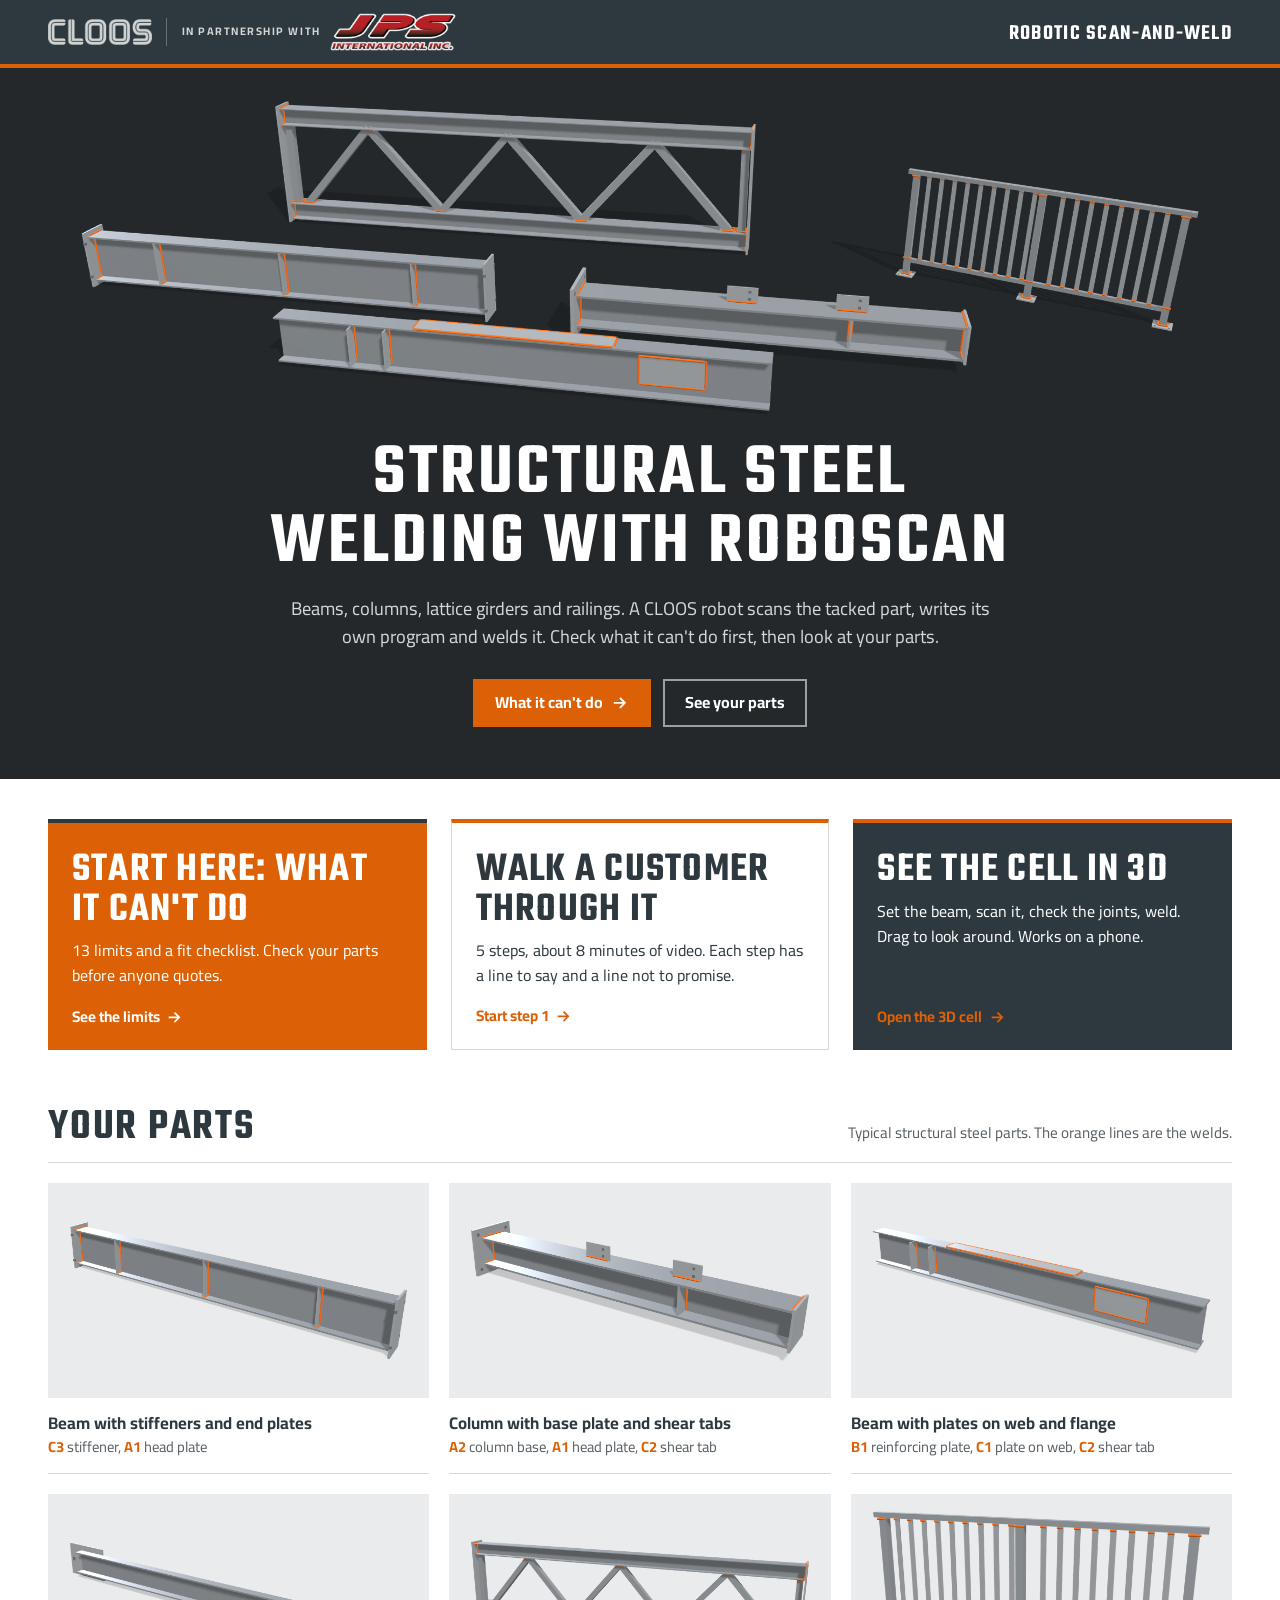
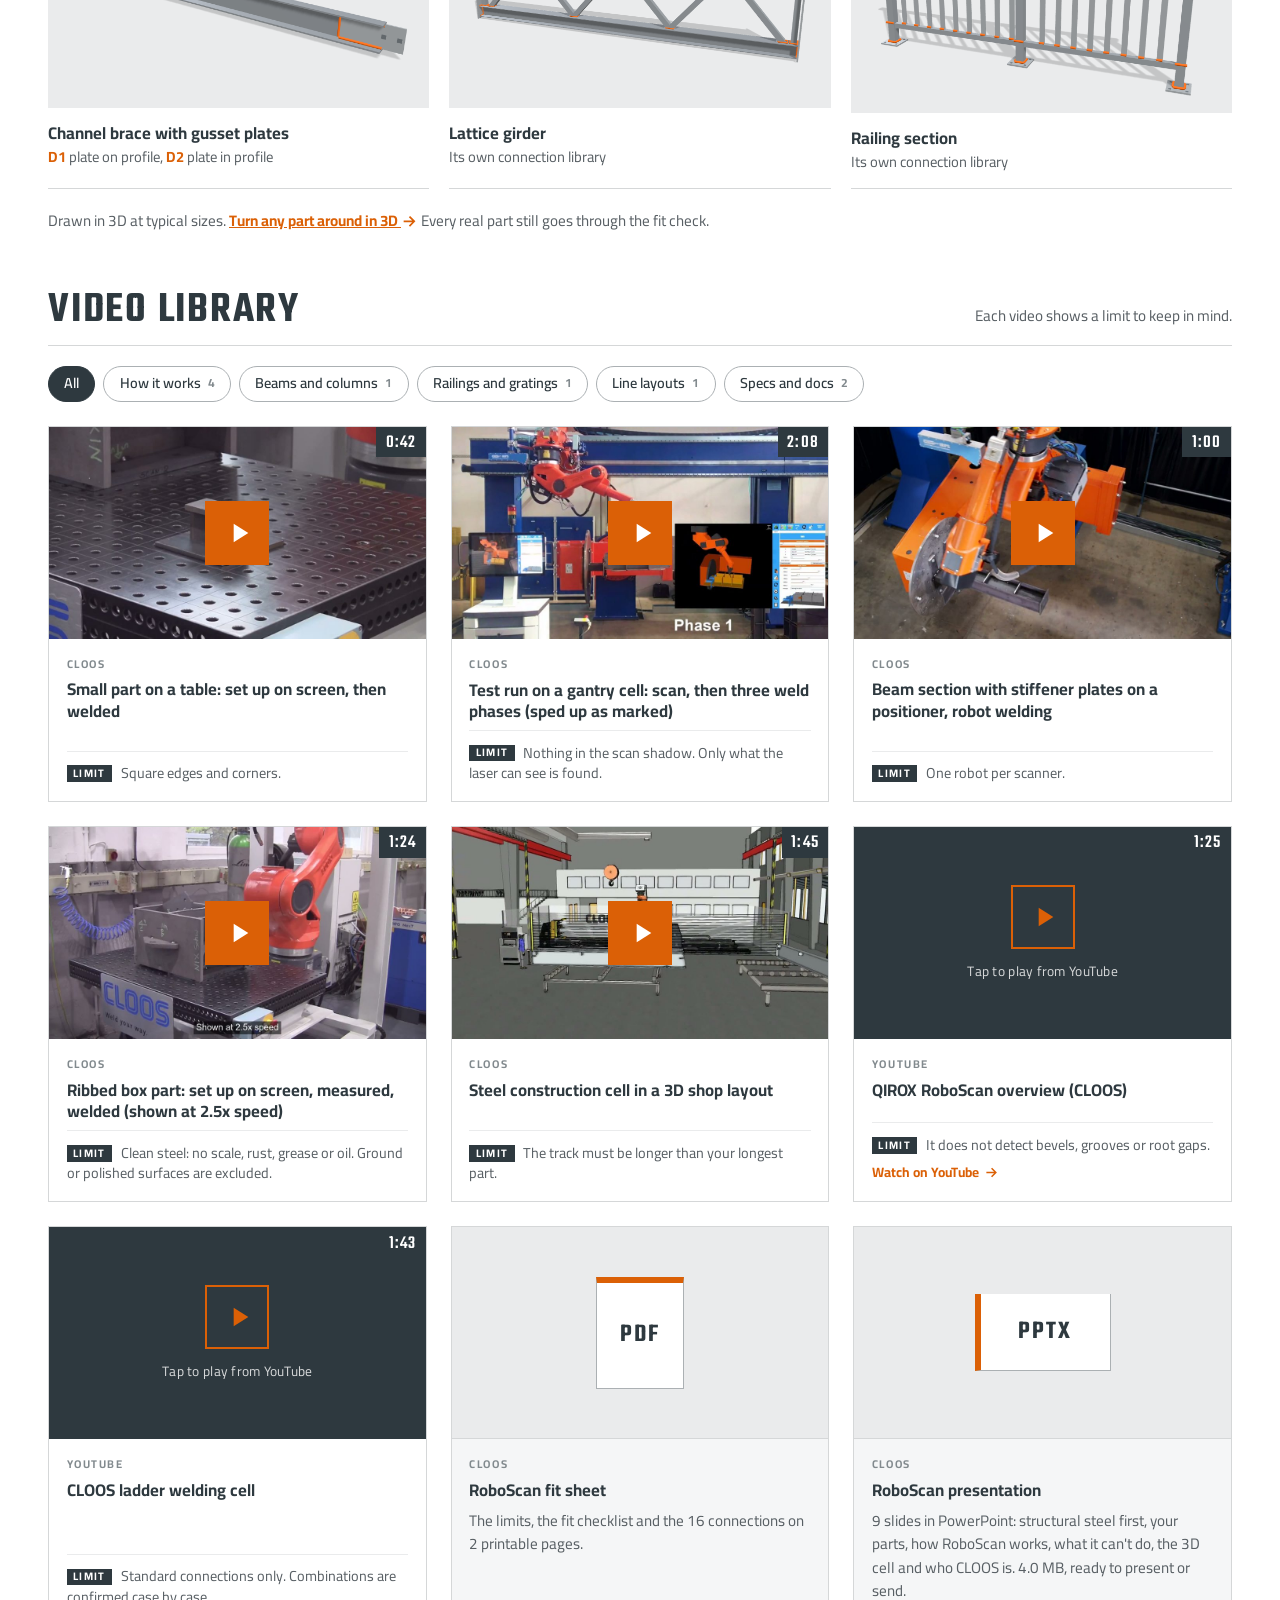
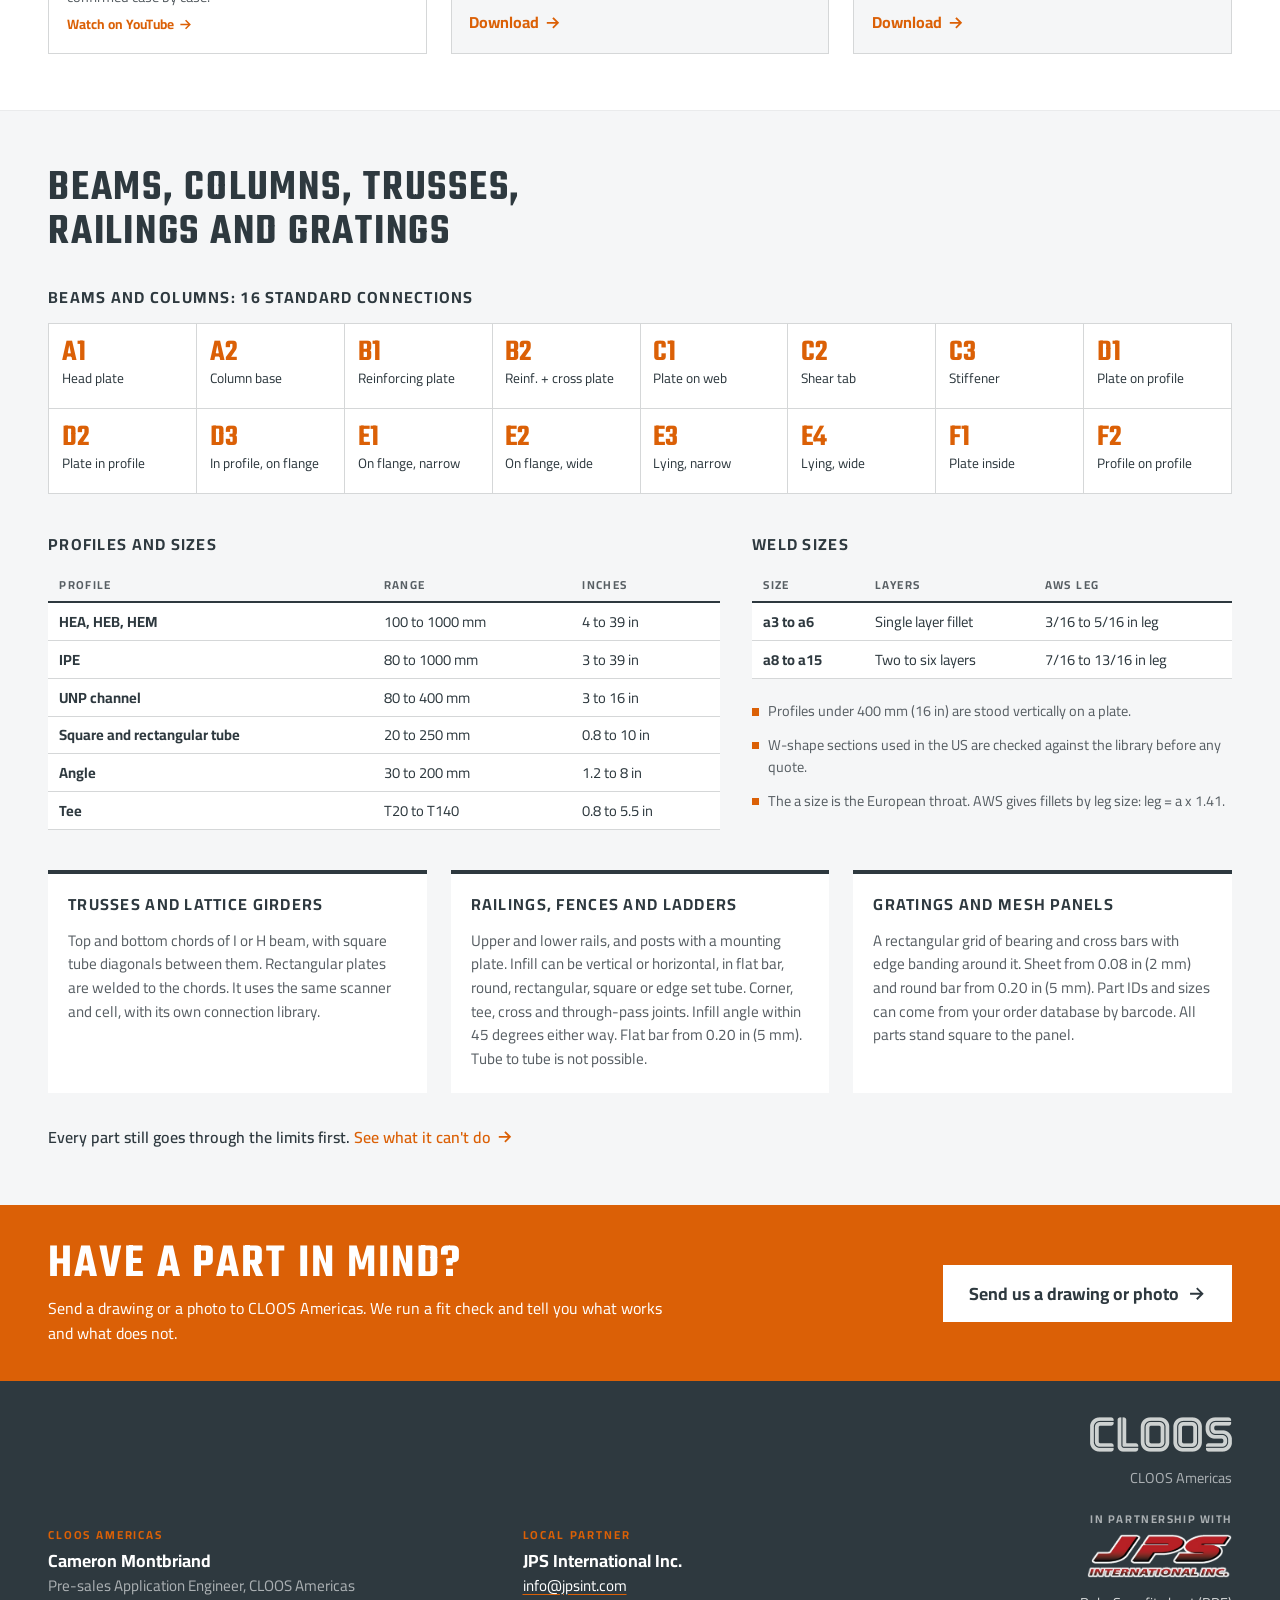
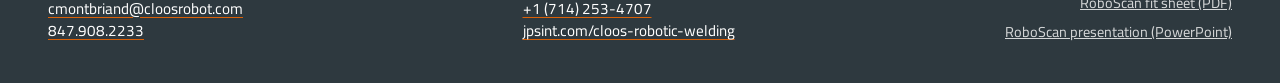
<file: index.html>
<!doctype html>
<html lang="en">
<head>
<meta charset="utf-8">
<meta name="viewport" content="width=device-width, initial-scale=1">
<title>RoboScan for structural steel | Robotic Scan-and-Weld</title>
<meta name="description" content="Videos, limits and a step by step walkthrough for structural steel shops. Check what it can&#39;t do first, then send a drawing or photo for a fit check.">
<meta name="theme-color" content="#2e393f">
<meta property="og:type" content="website">
<meta property="og:title" content="RoboScan for structural steel | Robotic Scan-and-Weld">
<meta property="og:description" content="Videos, limits and a step by step walkthrough for structural steel shops. Check what it can&#39;t do first, then send a drawing or photo for a fit check.">
<meta property="og:url" content="https://cloos-americas.github.io/roboscan-kit/">
<meta property="og:image" content="https://cloos-americas.github.io/roboscan-kit/og.jpg">
<meta property="og:image:width" content="1200">
<meta property="og:image:height" content="630">
<meta property="og:image:alt" content="Robotic Scan-and-Weld, powered by CLOOS RoboScan">
<meta name="twitter:card" content="summary_large_image">
<link rel="icon" type="image/png" href="static/connector.png">
<link rel="preload" href="static/fonts/Teko-latin.woff2" as="font" type="font/woff2" crossorigin>
<link rel="preload" href="static/fonts/Cairo-latin.woff2" as="font" type="font/woff2" crossorigin>
<link rel="stylesheet" href="static/kit.css">
<script>document.documentElement.classList.add("js")</script>
</head>
<body data-view="home">
<a class="skip" href="#library">Skip to the videos</a>

<header class="site-header">
  <div class="wrap site-header__in">
    <a class="cobrand" href="#top" aria-label="CLOOS, In partnership with JPS International">
      <img class="cobrand__cloos" src="static/cloos-logo-light.png" alt="CLOOS" width="142" height="35">
      <span class="cobrand__rule" aria-hidden="true"></span>
      <span class="cobrand__with">
        <span class="cobrand__label">In partnership with</span>
        <img class="cobrand__partner" src="static/partners/jps-logo-on-dark.png" alt="JPS International Inc." height="40">
      </span>
    </a>
    <p class="kitname">Robotic Scan-and-Weld</p>
  </div>
</header>

<main id="home" class="view" data-view="home">
  <section class="hero" id="top">
    <div class="hero__steel">
      <img src="parts/cover.png" alt="Structural steel parts: stiffened beams, a plated beam, a lattice girder and a railing, welds in orange" width="2200" height="616">
    </div>
    <div class="wrap hero__text">
      <h1 class="hero__title">Structural steel welding with RoboScan</h1>
      <p class="lead">Beams, columns, lattice girders and railings. A CLOOS robot scans the tacked part, writes its own program and welds it. Check what it can't do first, then look at your parts.</p>
      <p class="hero__links">
        <a class="btn btn--primary" href="#limits">What it can't do <svg class="arrow" viewBox="0 0 24 24" aria-hidden="true" focusable="false"><path d="M5 12h13M13 6l6 6-6 6"/></svg></a>
<a class="btn btn--outline-light" href="#parts">See your parts</a>      </p>
    </div>
  </section>

  <section class="pinned wrap pinned--3" aria-label="Start here">
    <a class="pin pin--limits" href="#limits">
      <span class="pin__title">Start here: what it can't do</span>
      <span class="pin__text">13 limits and a fit checklist. Check your parts before anyone quotes.</span>
      <span class="pin__go">See the limits <svg class="arrow" viewBox="0 0 24 24" aria-hidden="true" focusable="false"><path d="M5 12h13M13 6l6 6-6 6"/></svg></span>
    </a>
    <a class="pin pin--walk" href="#walk-1">
      <span class="pin__title">Walk a customer through it</span>
      <span class="pin__text">5 steps, about 8 minutes of video. Each step has a line to say and a line not to promise.</span>
      <span class="pin__go">Start step 1 <svg class="arrow" viewBox="0 0 24 24" aria-hidden="true" focusable="false"><path d="M5 12h13M13 6l6 6-6 6"/></svg></span>
    </a>
    <a class="pin pin--cell" href="cell/">
      <span class="pin__title">See the cell in 3D</span>
      <span class="pin__text">Set the beam, scan it, check the joints, weld. Drag to look around. Works on a phone.</span>
      <span class="pin__go">Open the 3D cell <svg class="arrow" viewBox="0 0 24 24" aria-hidden="true" focusable="false"><path d="M5 12h13M13 6l6 6-6 6"/></svg></span>
    </a>
  </section>

  <section class="parts wrap" id="parts" aria-labelledby="parts-title">
    <div class="section-head">
      <h2 id="parts-title">Your parts</h2>
      <p class="section-head__note">Typical structural steel parts. The orange lines are the welds.</p>
    </div>
    <div class="parts__grid">
      <a class="part" href="parts/#part=beam-stiffeners">
        <span class="part__pic"><img src="parts/beam-stiffeners.png" alt="Beam with stiffeners and end plates, welds in orange" width="1345" height="547" loading="lazy"></span>
        <span class="part__title">Beam with stiffeners and end plates</span>
        <span class="part__codes"><b>C3</b> stiffener, <b>A1</b> head plate</span>
      </a>
      <a class="part" href="parts/#part=column">
        <span class="part__pic"><img src="parts/column.png" alt="Column with base plate and shear tabs, welds in orange" width="1360" height="569" loading="lazy"></span>
        <span class="part__title">Column with base plate and shear tabs</span>
        <span class="part__codes"><b>A2</b> column base, <b>A1</b> head plate, <b>C2</b> shear tab</span>
      </a>
      <a class="part" href="parts/#part=beam-plates">
        <span class="part__pic"><img src="parts/beam-plates.png" alt="Beam with plates on web and flange, welds in orange" width="1336" height="496" loading="lazy"></span>
        <span class="part__title">Beam with plates on web and flange</span>
        <span class="part__codes"><b>B1</b> reinforcing plate, <b>C1</b> plate on web, <b>C2</b> shear tab</span>
      </a>
      <a class="part" href="parts/#part=brace">
        <span class="part__pic"><img src="parts/brace.png" alt="Channel brace with gusset plates, welds in orange" width="1297" height="452" loading="lazy"></span>
        <span class="part__title">Channel brace with gusset plates</span>
        <span class="part__codes"><b>D1</b> plate on profile, <b>D2</b> plate in profile</span>
      </a>
      <a class="part" href="parts/#part=truss">
        <span class="part__pic"><img src="parts/truss.png" alt="Lattice girder, welds in orange" width="1400" height="511" loading="lazy"></span>
        <span class="part__title">Lattice girder</span>
        <span class="part__codes">Its own connection library</span>
      </a>
      <a class="part" href="parts/#part=railing">
        <span class="part__pic"><img src="parts/railing.png" alt="Railing section, welds in orange" width="1400" height="764" loading="lazy"></span>
        <span class="part__title">Railing section</span>
        <span class="part__codes">Its own connection library</span>
      </a>
    </div>
    <p class="parts__note">Drawn in 3D at typical sizes. <a href="parts/">Turn any part around in 3D <svg class="arrow" viewBox="0 0 24 24" aria-hidden="true" focusable="false"><path d="M5 12h13M13 6l6 6-6 6"/></svg></a> Every real part still goes through the fit check.</p>
  </section>

  <section class="library wrap" id="library" aria-labelledby="library-title">
    <div class="section-head">
      <h2 id="library-title">Video library</h2>
      <p class="section-head__note">Each video shows a limit to keep in mind.</p>
    </div>
    <div class="chips" role="toolbar" aria-label="Filter by topic">
      <button type="button" data-filter="all" aria-pressed="true">All</button>
      <button type="button" data-filter="how" aria-pressed="false">How it works <span class="chips__n">4</span></button>
      <button type="button" data-filter="beams" aria-pressed="false">Beams and columns <span class="chips__n">1</span></button>
      <button type="button" data-filter="railings" aria-pressed="false">Railings and gratings <span class="chips__n">1</span></button>
      <button type="button" data-filter="layouts" aria-pressed="false">Line layouts <span class="chips__n">1</span></button>
      <button type="button" data-filter="docs" aria-pressed="false">Specs and docs <span class="chips__n">2</span></button>
    </div>
    <div class="grid">
        <article class="tile" data-topic="how" data-video="how-small-part">
      <div class="media">
    <video controls playsinline preload="none" poster="media/how-small-part.jpg" src="media/how-small-part.mp4" aria-label="Small part on a table: set up on screen, then welded"></video>
    <button class="play" type="button" aria-label="Play: Small part on a table: set up on screen, then welded"><svg viewBox="0 0 24 24" aria-hidden="true" focusable="false"><path d="M8 5v14l11-7z"/></svg></button>
    <span class="badge">0:42</span>
  </div>

    <div class="tile__body">
      <p class="source source--cloos">CLOOS</p>
      <h3 class="tile__title">Small part on a table: set up on screen, then welded</h3>
      <p class="limit"><span class="limit-tag">Limit</span> Square edges and corners.</p>
    </div>
  </article>

        <article class="tile" data-topic="how" data-video="how-test-run">
      <div class="media">
    <video controls playsinline preload="none" poster="media/how-test-run.jpg" src="media/how-test-run.mp4" aria-label="Test run on a gantry cell: scan, then three weld phases (sped up as marked)"></video>
    <button class="play" type="button" aria-label="Play: Test run on a gantry cell: scan, then three weld phases (sped up as marked)"><svg viewBox="0 0 24 24" aria-hidden="true" focusable="false"><path d="M8 5v14l11-7z"/></svg></button>
    <span class="badge">2:08</span>
  </div>

    <div class="tile__body">
      <p class="source source--cloos">CLOOS</p>
      <h3 class="tile__title">Test run on a gantry cell: scan, then three weld phases (sped up as marked)</h3>
      <p class="limit"><span class="limit-tag">Limit</span> Nothing in the scan shadow. Only what the laser can see is found.</p>
    </div>
  </article>

        <article class="tile" data-topic="beams" data-video="beams-box-section">
      <div class="media">
    <video controls playsinline preload="none" poster="media/beams-box-section.jpg" src="media/beams-box-section.mp4" aria-label="Beam section with stiffener plates on a positioner, robot welding"></video>
    <button class="play" type="button" aria-label="Play: Beam section with stiffener plates on a positioner, robot welding"><svg viewBox="0 0 24 24" aria-hidden="true" focusable="false"><path d="M8 5v14l11-7z"/></svg></button>
    <span class="badge">1:00</span>
  </div>

    <div class="tile__body">
      <p class="source source--cloos">CLOOS</p>
      <h3 class="tile__title">Beam section with stiffener plates on a positioner, robot welding</h3>
      <p class="limit"><span class="limit-tag">Limit</span> One robot per scanner.</p>
    </div>
  </article>

        <article class="tile" data-topic="how" data-video="how-box-part">
      <div class="media">
    <video controls playsinline preload="none" poster="media/how-box-part.jpg" src="media/how-box-part.mp4" aria-label="Ribbed box part: set up on screen, measured, welded (shown at 2.5x speed)"></video>
    <button class="play" type="button" aria-label="Play: Ribbed box part: set up on screen, measured, welded (shown at 2.5x speed)"><svg viewBox="0 0 24 24" aria-hidden="true" focusable="false"><path d="M8 5v14l11-7z"/></svg></button>
    <span class="badge">1:24</span>
  </div>

    <div class="tile__body">
      <p class="source source--cloos">CLOOS</p>
      <h3 class="tile__title">Ribbed box part: set up on screen, measured, welded (shown at 2.5x speed)</h3>
      <p class="limit"><span class="limit-tag">Limit</span> Clean steel: no scale, rust, grease or oil. Ground or polished surfaces are excluded.</p>
    </div>
  </article>

        <article class="tile" data-topic="layouts" data-video="layouts-steel-cell">
      <div class="media">
    <video controls playsinline preload="none" poster="media/layouts-steel-cell.jpg" src="media/layouts-steel-cell.mp4" aria-label="Steel construction cell in a 3D shop layout"></video>
    <button class="play" type="button" aria-label="Play: Steel construction cell in a 3D shop layout"><svg viewBox="0 0 24 24" aria-hidden="true" focusable="false"><path d="M8 5v14l11-7z"/></svg></button>
    <span class="badge">1:45</span>
  </div>

    <div class="tile__body">
      <p class="source source--cloos">CLOOS</p>
      <h3 class="tile__title">Steel construction cell in a 3D shop layout</h3>
      <p class="limit"><span class="limit-tag">Limit</span> The track must be longer than your longest part.</p>
    </div>
  </article>

        <article class="tile" data-topic="how" data-video="yt-roboscan-en">
      <div class="media media--yt">
    <div class="yt" data-yt="AxLnDQcOGag" data-title="QIROX RoboScan overview (CLOOS)">
      <button class="yt-play" type="button" aria-label="Play here: QIROX RoboScan overview (CLOOS)">
        <span class="yt-play__icon"><svg viewBox="0 0 24 24" aria-hidden="true" focusable="false"><path d="M8 5v14l11-7z"/></svg></span>
        <span class="yt-play__text">Tap to play from YouTube</span>
      </button>
    </div>
    <span class="badge">1:25</span>
  </div>

    <div class="tile__body">
      <p class="source source--youtube">YouTube</p>
      <h3 class="tile__title">QIROX RoboScan overview (CLOOS)</h3>
      <p class="limit"><span class="limit-tag">Limit</span> It does not detect bevels, grooves or root gaps.</p>
      <a class="yt-link" href="https://www.youtube.com/watch?v=AxLnDQcOGag" target="_blank" rel="noopener">Watch on YouTube <svg class="arrow" viewBox="0 0 24 24" aria-hidden="true" focusable="false"><path d="M5 12h13M13 6l6 6-6 6"/></svg></a>
    </div>
  </article>

        <article class="tile" data-topic="railings" data-video="yt-ladders-heun">
      <div class="media media--yt">
    <div class="yt" data-yt="om6lgrGEB5E" data-title="CLOOS ladder welding cell">
      <button class="yt-play" type="button" aria-label="Play here: CLOOS ladder welding cell">
        <span class="yt-play__icon"><svg viewBox="0 0 24 24" aria-hidden="true" focusable="false"><path d="M8 5v14l11-7z"/></svg></span>
        <span class="yt-play__text">Tap to play from YouTube</span>
      </button>
    </div>
    <span class="badge">1:43</span>
  </div>

    <div class="tile__body">
      <p class="source source--youtube">YouTube</p>
      <h3 class="tile__title">CLOOS ladder welding cell</h3>
      <p class="limit"><span class="limit-tag">Limit</span> Standard connections only. Combinations are confirmed case by case.</p>
      <a class="yt-link" href="https://www.youtube.com/watch?v=om6lgrGEB5E" target="_blank" rel="noopener">Watch on YouTube <svg class="arrow" viewBox="0 0 24 24" aria-hidden="true" focusable="false"><path d="M5 12h13M13 6l6 6-6 6"/></svg></a>
    </div>
  </article>

      <article class="tile tile--doc" data-topic="docs">
        <a class="doc" href="roboscan-fit-sheet.pdf" download>
          <span class="doc__sheet" aria-hidden="true"><span class="doc__pdf">PDF</span></span>
          <span class="doc__body">
            <span class="source">CLOOS</span>
            <span class="tile__title">RoboScan fit sheet</span>
            <span class="doc__text">The limits, the fit checklist and the 16 connections on 2 printable pages.</span>
            <span class="doc__go">Download <svg class="arrow" viewBox="0 0 24 24" aria-hidden="true" focusable="false"><path d="M5 12h13M13 6l6 6-6 6"/></svg></span>
          </span>
        </a>
      </article>
      <article class="tile tile--doc" data-topic="docs">
        <a class="doc" href="CLOOS-RoboScan-Structural-Steel.pptx" download>
          <span class="doc__sheet" aria-hidden="true"><span class="doc__pdf doc__pdf--deck">PPTX</span></span>
          <span class="doc__body">
            <span class="source">CLOOS</span>
            <span class="tile__title">RoboScan presentation</span>
            <span class="doc__text">9 slides in PowerPoint: structural steel first, your parts, how RoboScan works, what it can't do, the 3D cell and who CLOOS is. 4.0 MB, ready to present or send.</span>
            <span class="doc__go">Download <svg class="arrow" viewBox="0 0 24 24" aria-hidden="true" focusable="false"><path d="M5 12h13M13 6l6 6-6 6"/></svg></span>
          </span>
        </a>
      </article>
    </div>
  </section>

  <section class="welds" id="welds" aria-labelledby="welds-title">
    <div class="wrap">
      <h2 id="welds-title">Beams, columns, trusses, railings and gratings</h2>
      <div class="welds__beams">
        <h3>Beams and columns: 16 standard connections</h3>
        <ol class="conns">
          <li><span class="conns__code">A1</span><span class="conns__name">Head plate</span></li>
          <li><span class="conns__code">A2</span><span class="conns__name">Column base</span></li>
          <li><span class="conns__code">B1</span><span class="conns__name">Reinforcing plate</span></li>
          <li><span class="conns__code">B2</span><span class="conns__name">Reinf. + cross plate</span></li>
          <li><span class="conns__code">C1</span><span class="conns__name">Plate on web</span></li>
          <li><span class="conns__code">C2</span><span class="conns__name">Shear tab</span></li>
          <li><span class="conns__code">C3</span><span class="conns__name">Stiffener</span></li>
          <li><span class="conns__code">D1</span><span class="conns__name">Plate on profile</span></li>
          <li><span class="conns__code">D2</span><span class="conns__name">Plate in profile</span></li>
          <li><span class="conns__code">D3</span><span class="conns__name">In profile, on flange</span></li>
          <li><span class="conns__code">E1</span><span class="conns__name">On flange, narrow</span></li>
          <li><span class="conns__code">E2</span><span class="conns__name">On flange, wide</span></li>
          <li><span class="conns__code">E3</span><span class="conns__name">Lying, narrow</span></li>
          <li><span class="conns__code">E4</span><span class="conns__name">Lying, wide</span></li>
          <li><span class="conns__code">F1</span><span class="conns__name">Plate inside</span></li>
          <li><span class="conns__code">F2</span><span class="conns__name">Profile on profile</span></li>
        </ol>
      </div>
      <div class="sizes">
        <div class="sizes__block">
          <h3>Profiles and sizes</h3>
          <table class="sizes__table">
            <thead><tr><th scope="col">Profile</th><th scope="col">Range</th><th scope="col">Inches</th></tr></thead>
            <tbody>
              <tr><th scope="row">HEA, HEB, HEM</th><td>100 to 1000 mm</td><td>4 to 39 in</td></tr>
              <tr><th scope="row">IPE</th><td>80 to 1000 mm</td><td>3 to 39 in</td></tr>
              <tr><th scope="row">UNP channel</th><td>80 to 400 mm</td><td>3 to 16 in</td></tr>
              <tr><th scope="row">Square and rectangular tube</th><td>20 to 250 mm</td><td>0.8 to 10 in</td></tr>
              <tr><th scope="row">Angle</th><td>30 to 200 mm</td><td>1.2 to 8 in</td></tr>
              <tr><th scope="row">Tee</th><td>T20 to T140</td><td>0.8 to 5.5 in</td></tr>
            </tbody>
          </table>
        </div>
        <div class="sizes__block">
          <h3>Weld sizes</h3>
          <table class="sizes__table">
            <thead><tr><th scope="col">Size</th><th scope="col">Layers</th><th scope="col">AWS leg</th></tr></thead>
            <tbody>
              <tr><th scope="row">a3 to a6</th><td>Single layer fillet</td><td>3/16 to 5/16 in leg</td></tr>
              <tr><th scope="row">a8 to a15</th><td>Two to six layers</td><td>7/16 to 13/16 in leg</td></tr>
            </tbody>
          </table>
          <ul class="sizes__notes">
            <li>Profiles under 400 mm (16 in) are stood vertically on a plate.</li>
            <li>W-shape sections used in the US are checked against the library before any quote.</li>
            <li>The a size is the European throat. AWS gives fillets by leg size: leg = a x 1.41.</li>
          </ul>
        </div>
      </div>
      <div class="families">
        <article class="family">
          <h3>Trusses and lattice girders</h3>
          <p>Top and bottom chords of I or H beam, with square tube diagonals between them. Rectangular plates are welded to the chords. It uses the same scanner and cell, with its own connection library.</p>
        </article>
        <article class="family">
          <h3>Railings, fences and ladders</h3>
          <p>Upper and lower rails, and posts with a mounting plate. Infill can be vertical or horizontal, in flat bar, round, rectangular, square or edge set tube. Corner, tee, cross and through-pass joints. Infill angle within 45 degrees either way. Flat bar from 0.20 in (5 mm). Tube to tube is not possible.</p>
        </article>
        <article class="family">
          <h3>Gratings and mesh panels</h3>
          <p>A rectangular grid of bearing and cross bars with edge banding around it. Sheet from 0.08 in (2 mm) and round bar from 0.20 in (5 mm). Part IDs and sizes can come from your order database by barcode. All parts stand square to the panel.</p>
        </article>
      </div>
      <p class="welds__note">Every part still goes through the limits first. <a href="#limits">See what it can't do <svg class="arrow" viewBox="0 0 24 24" aria-hidden="true" focusable="false"><path d="M5 12h13M13 6l6 6-6 6"/></svg></a></p>
    </div>
  </section>
</main>

<section id="limits" class="view view--limits" data-view="limits" aria-labelledby="limits-title">
  <div class="pagehead">
    <div class="wrap">
      <a class="crumb" href="#library"><svg class="arrow" viewBox="0 0 24 24" aria-hidden="true" focusable="false"><path d="M19 12H6M11 6l-6 6 6 6"/></svg> Library</a>
      <p class="eyebrow">Start here</p>
      <h1 id="limits-title" tabindex="-1">What it can't do</h1>
      <p class="lead">Check every part against this page before anyone quotes it. Even if every box is ticked, send a drawing or photo. CLOOS Americas confirms the fit before any quote.</p>
    </div>
  </div>
  <div class="wrap limits">
    <div class="limits__list">
      <h2>The limits</h2>
      <ol class="numbered">
        <li>Single wire only. No tandem, no TANDEM+, no torch change, no two-robot master and slave.</li>
        <li>One robot per scanner.</li>
        <li>It does not detect bevels, grooves or root gaps.</li>
        <li>Material from 4 mm (0.16 in).</li>
        <li>Tacks under 5 mm (0.20 in), never on the corners.</li>
        <li>Square edges and corners.</li>
        <li>Clean steel: no scale, rust, grease or oil. Ground or polished surfaces are excluded.</li>
        <li>Nothing in the scan shadow. Only what the laser can see is found.</li>
        <li>Controlled lighting, under 5000 lux.</li>
        <li>The track must be longer than your longest part.</li>
        <li>About 500 mm (20 in) before and 1000 mm (39 in) after a positioner is not welded.</li>
        <li>Standard connections only. Combinations are confirmed case by case.</li>
        <li>W-shape sections used in the US are checked against the library before any quote.</li>
      </ol>
    </div>
    <div class="limits__fit">
      <h2>Fit checklist</h2>
      <ul class="checklist">
        <li>Material from 4 mm (0.16 in) for beams, columns and trusses. Sheet from 2 mm (0.08 in) and round bar from 5 mm (0.20 in) on gratings.</li>
        <li>Tacks under 5 mm (0.20 in), never on the corners. Tacks hold the gap and stop distortion.</li>
        <li>Square edges and corners. Rounded, deformed or welded over edges shift the measurement.</li>
        <li>Plates are rectangular and at least 5 mm (0.20 in) larger or smaller than the profile, tacked square to it.</li>
        <li>Clean steel, free of scale, rust, grease and oil. Ground or polished surfaces reflect and are excluded.</li>
        <li>No gaps or weld preparation. RoboScan does not detect bevels, grooves or root gaps.</li>
        <li>Nothing in the scan shadow. Only what the laser can see is found. Hidden joints need the part turned.</li>
        <li>Controlled lighting, under 5000 lux (465 foot-candles). Direct sunlight or a skylit bay is a problem.</li>
      </ul>
      <a class="btn btn--dark" href="roboscan-fit-sheet.pdf" download>Download the fit sheet (PDF, 2 pages)</a>
    </div>
  </div>
  <nav class="wrap pager" aria-label="Next">
    <a class="btn btn--ghost" href="#library"><svg class="arrow" viewBox="0 0 24 24" aria-hidden="true" focusable="false"><path d="M19 12H6M11 6l-6 6 6 6"/></svg> Library</a>
    <a class="btn btn--primary" href="#walk-1">Walk a customer through it <svg class="arrow" viewBox="0 0 24 24" aria-hidden="true" focusable="false"><path d="M5 12h13M13 6l6 6-6 6"/></svg></a>
  </nav>
</section>

<section id="walk" class="view view--walk" data-view="walk" aria-label="Walkthrough">
  <nav class="stepper" aria-label="Walkthrough steps">
    <ol class="wrap stepper__in">
      <li><a href="#walk-1" data-step="1"><span class="stepper__n">1</span><span class="stepper__t">Is it a fit?</span></a></li>
      <li><a href="#walk-2" data-step="2"><span class="stepper__n">2</span><span class="stepper__t">How it works</span></a></li>
      <li><a href="#walk-3" data-step="3"><span class="stepper__n">3</span><span class="stepper__t">Best parts</span></a></li>
      <li><a href="#walk-4" data-step="4"><span class="stepper__n">4</span><span class="stepper__t">On a shop floor</span></a></li>
      <li><a href="#walk-5" data-step="5"><span class="stepper__n">5</span><span class="stepper__t">Send us a drawing or photo</span></a></li>
    </ol>
  </nav>
  <article class="step" id="walk-1" aria-labelledby="walk-1-title">
    <div class="wrap step__in">
      <header class="step__head">
        <p class="eyebrow">Step 1 of 5</p>
        <h1 id="walk-1-title" tabindex="-1">Is it a fit?</h1>
      </header>
      <aside class="lines" aria-label="For the rep">
        <div class="say">
          <p class="lines__label">Say this</p>
          <p class="say__text">Before anything else, let&#39;s check your parts against the limits. If a part does not fit, we tell you now. Even if it does, CLOOS Americas confirms the fit from a drawing or photo before any quote.</p>
        </div>
        <div class="dont">
          <p class="lines__label">Don't promise</p>
          <p class="dont__text">Do not promise RoboScan will weld a part until the limits and the connection library have been checked.</p>
        </div>
      </aside>
      <div class="step__main">
        <div class="fitcheck">
          <h2>Start with these six</h2>
          <ol class="numbered numbered--cards">
            <li>Single wire only. No tandem, no TANDEM+, no torch change, no two-robot master and slave.</li>
            <li>One robot per scanner.</li>
            <li>It does not detect bevels, grooves or root gaps.</li>
            <li>Clean steel: no scale, rust, grease or oil. Ground or polished surfaces are excluded.</li>
            <li>The track must be longer than your longest part.</li>
            <li>Standard connections only. Combinations are confirmed case by case.</li>
          </ol>
          <p class="fitcheck__more">
            <a class="btn btn--ghost" href="#limits">All 13 limits and the fit checklist <svg class="arrow" viewBox="0 0 24 24" aria-hidden="true" focusable="false"><path d="M5 12h13M13 6l6 6-6 6"/></svg></a>
            <a class="btn btn--ghost" href="roboscan-fit-sheet.pdf" download>Fit sheet (PDF)</a>
          </p>
        </div>
      </div>
      <nav class="step__nav" aria-label="Step 1 navigation">
        <a class="btn btn--ghost" data-nav="back" href="#library"><svg class="arrow" viewBox="0 0 24 24" aria-hidden="true" focusable="false"><path d="M19 12H6M11 6l-6 6 6 6"/></svg> Back</a>
        <a class="btn btn--ghost" data-nav="library" href="#library">Library</a>
        <a class="btn btn--primary" data-nav="next" href="#walk-2">Next: How it works <svg class="arrow" viewBox="0 0 24 24" aria-hidden="true" focusable="false"><path d="M5 12h13M13 6l6 6-6 6"/></svg></a>
      </nav>
    </div>
  </article>
  <article class="step" id="walk-2" aria-labelledby="walk-2-title">
    <div class="wrap step__in">
      <header class="step__head">
        <p class="eyebrow">Step 2 of 5</p>
        <h1 id="walk-2-title" tabindex="-1">How it works</h1>
      </header>
      <aside class="lines" aria-label="For the rep">
        <div class="say">
          <p class="lines__label">Say this</p>
          <p class="say__text">A laser scanner looks at the tacked part and finds the joints. The robot program is made from that scan, so nobody teaches points by hand.</p>
        </div>
        <div class="dont">
          <p class="lines__label">Don't promise</p>
          <p class="dont__text">Do not promise it finds joints the laser cannot see or joints outside the 16 standard connections.</p>
        </div>
      </aside>
      <div class="step__main">
        <div class="clips clips--3">
            <article class="clip" data-topic="how" data-video="how-small-part">
      <div class="media">
    <video controls playsinline preload="none" poster="media/how-small-part.jpg" src="media/how-small-part.mp4" aria-label="Small part on a table: set up on screen, then welded"></video>
    <button class="play" type="button" aria-label="Play: Small part on a table: set up on screen, then welded"><svg viewBox="0 0 24 24" aria-hidden="true" focusable="false"><path d="M8 5v14l11-7z"/></svg></button>
    <span class="badge">0:42</span>
  </div>

    <div class="clip__body">
      <p class="source source--cloos">CLOOS</p>
      <h3 class="clip__title">Small part on a table: set up on screen, then welded</h3>
      <p class="clip-limit"><span class="limit-tag">Limit</span> Square edges and corners.</p>
    </div>
  </article>

            <article class="clip" data-topic="how" data-video="how-test-run">
      <div class="media">
    <video controls playsinline preload="none" poster="media/how-test-run.jpg" src="media/how-test-run.mp4" aria-label="Test run on a gantry cell: scan, then three weld phases (sped up as marked)"></video>
    <button class="play" type="button" aria-label="Play: Test run on a gantry cell: scan, then three weld phases (sped up as marked)"><svg viewBox="0 0 24 24" aria-hidden="true" focusable="false"><path d="M8 5v14l11-7z"/></svg></button>
    <span class="badge">2:08</span>
  </div>

    <div class="clip__body">
      <p class="source source--cloos">CLOOS</p>
      <h3 class="clip__title">Test run on a gantry cell: scan, then three weld phases (sped up as marked)</h3>
      <p class="clip-limit"><span class="limit-tag">Limit</span> Nothing in the scan shadow. Only what the laser can see is found.</p>
    </div>
  </article>

            <article class="clip" data-topic="how" data-video="yt-roboscan-en">
      <div class="media media--yt">
    <div class="yt" data-yt="AxLnDQcOGag" data-title="QIROX RoboScan overview (CLOOS)">
      <button class="yt-play" type="button" aria-label="Play here: QIROX RoboScan overview (CLOOS)">
        <span class="yt-play__icon"><svg viewBox="0 0 24 24" aria-hidden="true" focusable="false"><path d="M8 5v14l11-7z"/></svg></span>
        <span class="yt-play__text">Tap to play from YouTube</span>
      </button>
    </div>
    <span class="badge">1:25</span>
  </div>

    <div class="clip__body">
      <p class="source source--youtube">YouTube</p>
      <h3 class="clip__title">QIROX RoboScan overview (CLOOS)</h3>
      <p class="clip-limit"><span class="limit-tag">Limit</span> It does not detect bevels, grooves or root gaps.</p>
      <a class="yt-link" href="https://www.youtube.com/watch?v=AxLnDQcOGag" target="_blank" rel="noopener">Watch on YouTube <svg class="arrow" viewBox="0 0 24 24" aria-hidden="true" focusable="false"><path d="M5 12h13M13 6l6 6-6 6"/></svg></a>
    </div>
  </article>

        </div>
      </div>
      <nav class="step__nav" aria-label="Step 2 navigation">
        <a class="btn btn--ghost" data-nav="back" href="#walk-1"><svg class="arrow" viewBox="0 0 24 24" aria-hidden="true" focusable="false"><path d="M19 12H6M11 6l-6 6 6 6"/></svg> Back</a>
        <a class="btn btn--ghost" data-nav="library" href="#library">Library</a>
        <a class="btn btn--primary" data-nav="next" href="#walk-3">Next: Best parts <svg class="arrow" viewBox="0 0 24 24" aria-hidden="true" focusable="false"><path d="M5 12h13M13 6l6 6-6 6"/></svg></a>
      </nav>
    </div>
  </article>
  <article class="step" id="walk-3" aria-labelledby="walk-3-title">
    <div class="wrap step__in">
      <header class="step__head">
        <p class="eyebrow">Step 3 of 5</p>
        <h1 id="walk-3-title" tabindex="-1">Best parts</h1>
      </header>
      <aside class="lines" aria-label="For the rep">
        <div class="say">
          <p class="lines__label">Say this</p>
          <p class="say__text">Teaching a part by hand takes about 180 minutes. A scan takes about 15 seconds. That is why lot size one makes sense, and your operator runs it and the scanner measures the real part.</p>
        </div>
        <div class="dont">
          <p class="lines__label">Don't promise</p>
          <p class="dont__text">Do not promise a cycle time for a specific part. Scan time is not weld time.</p>
        </div>
      </aside>
      <div class="step__main">
        <div class="clips clips--2">
            <article class="clip" data-topic="beams" data-video="beams-box-section">
      <div class="media">
    <video controls playsinline preload="none" poster="media/beams-box-section.jpg" src="media/beams-box-section.mp4" aria-label="Beam section with stiffener plates on a positioner, robot welding"></video>
    <button class="play" type="button" aria-label="Play: Beam section with stiffener plates on a positioner, robot welding"><svg viewBox="0 0 24 24" aria-hidden="true" focusable="false"><path d="M8 5v14l11-7z"/></svg></button>
    <span class="badge">1:00</span>
  </div>

    <div class="clip__body">
      <p class="source source--cloos">CLOOS</p>
      <h3 class="clip__title">Beam section with stiffener plates on a positioner, robot welding</h3>
      <p class="clip-limit"><span class="limit-tag">Limit</span> One robot per scanner.</p>
    </div>
  </article>

            <article class="clip" data-topic="how" data-video="how-box-part">
      <div class="media">
    <video controls playsinline preload="none" poster="media/how-box-part.jpg" src="media/how-box-part.mp4" aria-label="Ribbed box part: set up on screen, measured, welded (shown at 2.5x speed)"></video>
    <button class="play" type="button" aria-label="Play: Ribbed box part: set up on screen, measured, welded (shown at 2.5x speed)"><svg viewBox="0 0 24 24" aria-hidden="true" focusable="false"><path d="M8 5v14l11-7z"/></svg></button>
    <span class="badge">1:24</span>
  </div>

    <div class="clip__body">
      <p class="source source--cloos">CLOOS</p>
      <h3 class="clip__title">Ribbed box part: set up on screen, measured, welded (shown at 2.5x speed)</h3>
      <p class="clip-limit"><span class="limit-tag">Limit</span> Clean steel: no scale, rust, grease or oil. Ground or polished surfaces are excluded.</p>
    </div>
  </article>

        </div>
      </div>
      <nav class="step__nav" aria-label="Step 3 navigation">
        <a class="btn btn--ghost" data-nav="back" href="#walk-2"><svg class="arrow" viewBox="0 0 24 24" aria-hidden="true" focusable="false"><path d="M19 12H6M11 6l-6 6 6 6"/></svg> Back</a>
        <a class="btn btn--ghost" data-nav="library" href="#library">Library</a>
        <a class="btn btn--primary" data-nav="next" href="#walk-4">Next: On a shop floor <svg class="arrow" viewBox="0 0 24 24" aria-hidden="true" focusable="false"><path d="M5 12h13M13 6l6 6-6 6"/></svg></a>
      </nav>
    </div>
  </article>
  <article class="step" id="walk-4" aria-labelledby="walk-4-title">
    <div class="wrap step__in">
      <header class="step__head">
        <p class="eyebrow">Step 4 of 5</p>
        <h1 id="walk-4-title" tabindex="-1">On a shop floor</h1>
      </header>
      <aside class="lines" aria-label="For the rep">
        <div class="say">
          <p class="lines__label">Say this</p>
          <p class="say__text">Open the 3D cell and walk them through it: set the beam, scan it, check the joints, weld. Your layout is drawn to your building before any quote.</p>
        </div>
        <div class="dont">
          <p class="lines__label">Don't promise</p>
          <p class="dont__text">Do not promise a layout fits a building until the part length, track and floor space are checked.</p>
        </div>
      </aside>
      <div class="step__main">
        <a class="cell3d" href="cell/">
<img src="cell/poster.jpg" alt="3D view of a RoboScan steel cell under an awning" width="960" height="540" loading="lazy">          <span class="cell3d__body">
            <span class="cell3d__k">3D</span>
            <span class="cell3d__t">Walk through the cell in 3D</span>
            <span class="cell3d__x">Set the beam, scan, check, weld. Illustration, not to scale.</span>
            <span class="cell3d__go">Open the 3D cell <svg class="arrow" viewBox="0 0 24 24" aria-hidden="true" focusable="false"><path d="M5 12h13M13 6l6 6-6 6"/></svg></span>
          </span>
        </a>
        <div class="clips clips--1">
            <article class="clip" data-topic="layouts" data-video="layouts-steel-cell">
      <div class="media">
    <video controls playsinline preload="none" poster="media/layouts-steel-cell.jpg" src="media/layouts-steel-cell.mp4" aria-label="Steel construction cell in a 3D shop layout"></video>
    <button class="play" type="button" aria-label="Play: Steel construction cell in a 3D shop layout"><svg viewBox="0 0 24 24" aria-hidden="true" focusable="false"><path d="M8 5v14l11-7z"/></svg></button>
    <span class="badge">1:45</span>
  </div>

    <div class="clip__body">
      <p class="source source--cloos">CLOOS</p>
      <h3 class="clip__title">Steel construction cell in a 3D shop layout</h3>
      <p class="clip-limit"><span class="limit-tag">Limit</span> The track must be longer than your longest part.</p>
    </div>
  </article>

        </div>
      </div>
      <nav class="step__nav" aria-label="Step 4 navigation">
        <a class="btn btn--ghost" data-nav="back" href="#walk-3"><svg class="arrow" viewBox="0 0 24 24" aria-hidden="true" focusable="false"><path d="M19 12H6M11 6l-6 6 6 6"/></svg> Back</a>
        <a class="btn btn--ghost" data-nav="library" href="#library">Library</a>
        <a class="btn btn--primary" data-nav="next" href="#walk-5">Next: Send us a drawing or photo <svg class="arrow" viewBox="0 0 24 24" aria-hidden="true" focusable="false"><path d="M5 12h13M13 6l6 6-6 6"/></svg></a>
      </nav>
    </div>
  </article>
  <article class="step" id="walk-5" aria-labelledby="walk-5-title">
    <div class="wrap step__in">
      <header class="step__head">
        <p class="eyebrow">Step 5 of 5</p>
        <h1 id="walk-5-title" tabindex="-1">Send us a drawing or photo</h1>
      </header>
      <aside class="lines" aria-label="For the rep">
        <div class="say">
          <p class="lines__label">Say this</p>
          <p class="say__text">Send a drawing or a photo of your parts to your JPS rep. We run a fit check and come back with what works and what does not.</p>
        </div>
        <div class="dont">
          <p class="lines__label">Don't promise</p>
          <p class="dont__text">Do not promise a price, a date or a yes before the fit check is done.</p>
        </div>
      </aside>
      <div class="step__main">
        <div class="send">
          <a class="btn btn--primary btn--big" href="mailto:cmontbriand@cloosrobot.com?subject=RoboScan%20fit%20check">Send us a drawing or photo <svg class="arrow" viewBox="0 0 24 24" aria-hidden="true" focusable="false"><path d="M5 12h13M13 6l6 6-6 6"/></svg></a>
          <p class="send__to">Goes to CLOOS Americas.</p>
          <div class="people">
            <div class="person">
              <p class="person__role">CLOOS Americas</p>
              <p class="person__name">Cameron Montbriand</p>
              <p class="person__title">Pre-sales Application Engineer, CLOOS Americas</p>
              <p><a href="mailto:cmontbriand@cloosrobot.com?subject=RoboScan%20fit%20check">cmontbriand@cloosrobot.com</a></p>
<p><a href="tel:+18479082233">847.908.2233</a></p>            </div>
            <div class="person person--partner">
              <p class="person__role">Local partner</p>
              <p class="person__name">JPS International Inc.</p>
              <p><a href="mailto:info@jpsint.com">info@jpsint.com</a></p>
<p><a href="tel:+17142534707">+1 (714) 253-4707</a></p><p><a href="https://www.jpsint.com/cloos-robotic-welding" target="_blank" rel="noopener">jpsint.com/cloos-robotic-welding</a></p>            </div>
          </div>
        </div>
      </div>
      <nav class="step__nav" aria-label="Step 5 navigation">
        <a class="btn btn--ghost" data-nav="back" href="#walk-4"><svg class="arrow" viewBox="0 0 24 24" aria-hidden="true" focusable="false"><path d="M19 12H6M11 6l-6 6 6 6"/></svg> Back</a>
        <a class="btn btn--ghost" data-nav="library" href="#library">Library</a>
        <a class="btn btn--primary" data-nav="next" href="#library">Done: back to the library <svg class="arrow" viewBox="0 0 24 24" aria-hidden="true" focusable="false"><path d="M5 12h13M13 6l6 6-6 6"/></svg></a>
      </nav>
    </div>
  </article>
</section>

<footer class="site-footer">
  <div class="cta">
    <div class="wrap cta__in">
      <div>
        <h2>Have a part in mind?</h2>
        <p>Send a drawing or a photo to CLOOS Americas. We run a fit check and tell you what works and what does not.</p>
      </div>
      <a class="btn btn--white btn--big" href="mailto:cmontbriand@cloosrobot.com?subject=RoboScan%20fit%20check">Send us a drawing or photo <svg class="arrow" viewBox="0 0 24 24" aria-hidden="true" focusable="false"><path d="M5 12h13M13 6l6 6-6 6"/></svg></a>
    </div>
  </div>
  <div class="wrap footer__in">
    <div class="people">
      <div class="person">
        <p class="person__role">CLOOS Americas</p>
        <p class="person__name">Cameron Montbriand</p>
        <p class="person__title">Pre-sales Application Engineer, CLOOS Americas</p>
        <p><a href="mailto:cmontbriand@cloosrobot.com?subject=RoboScan%20fit%20check">cmontbriand@cloosrobot.com</a></p>
<p><a href="tel:+18479082233">847.908.2233</a></p>      </div>
      <div class="person person--partner">
        <p class="person__role">Local partner</p>
        <p class="person__name">JPS International Inc.</p>
        <p><a href="mailto:info@jpsint.com">info@jpsint.com</a></p>
<p><a href="tel:+17142534707">+1 (714) 253-4707</a></p><p><a href="https://www.jpsint.com/cloos-robotic-welding" target="_blank" rel="noopener">jpsint.com/cloos-robotic-welding</a></p>      </div>
    </div>
    <div class="footer__brand">
      <img src="static/cloos-logo-light.png" alt="CLOOS" width="142" height="35">
      <p>CLOOS Americas</p>
      <p class="footer__with">In partnership with</p>
      <img class="footer__partner" src="static/partners/jps-logo-on-dark.png" alt="JPS International Inc." height="44">
      <p><a href="roboscan-fit-sheet.pdf" download>RoboScan fit sheet (PDF)</a></p>
<p><a href="CLOOS-RoboScan-Structural-Steel.pptx" download>RoboScan presentation (PowerPoint)</a></p>    </div>
  </div>
</footer>
<script src="static/kit.js"></script>
</body>
</html>
</file>
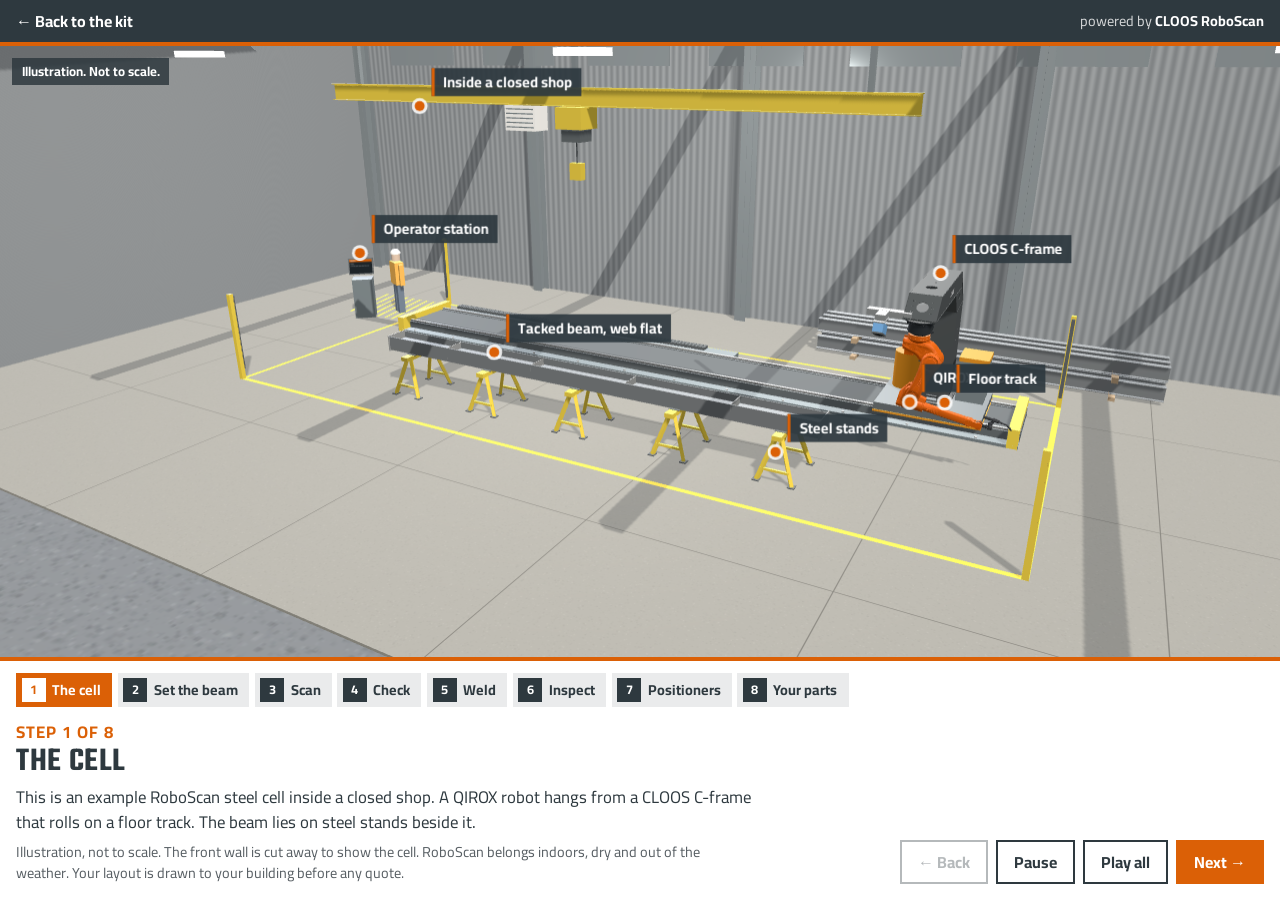
<file: cell/index.html>
<!doctype html>
<html lang="en">
<head>
<meta charset="utf-8">
<meta name="viewport" content="width=device-width, initial-scale=1, viewport-fit=cover">
<title>RoboScan steel cell in 3D</title>
<meta name="description" content="A step by step 3D look at a RoboScan steel cell: set the beam, scan it, check the joints, weld. Illustration, not to scale.">
<meta property="og:title" content="RoboScan steel cell in 3D">
<meta property="og:description" content="Set the beam, scan it, check the joints, weld. Illustration, not to scale.">
<meta property="og:image" content="https://cloos-americas.github.io/roboscan-kit/cell/poster.jpg">
<meta name="theme-color" content="#2e393f">
<link rel="stylesheet" href="cell.css">
</head>
<body data-step="1">
<header class="bar">
  <a class="bar__back" href="../">&larr; <span>Back to the kit</span></a>
  <p class="powered">powered by <b>CLOOS RoboScan</b></p>
</header>

<main class="view">
  <div id="stage" class="stage" aria-label="3D view of a RoboScan steel cell. Drag to look around."></div>
  <div id="tags" class="tags" aria-hidden="true"></div>
  <p class="chip chip--note">Illustration. Not to scale.</p>
  <p class="chip chip--sped" id="sped" hidden>Shown sped up</p>
  <div class="loading" aria-live="polite"><span>Loading the 3D cell</span></div>
  <div class="fallback" id="fallback">
    <h1>The 3D view could not start</h1>
    <p data-why>This browser has 3D turned off.</p>
    <p><a class="btn btn--primary" href="../#walk-4">See the cell on video instead</a></p>
  </div>
</main>

<section class="panel" aria-label="Walkthrough">
  <ol class="chips" aria-label="Steps">
    <li><button type="button" data-go="1"><span class="chips__n">1</span><span class="chips__t">The cell</span></button></li>
    <li><button type="button" data-go="2"><span class="chips__n">2</span><span class="chips__t">Set the beam</span></button></li>
    <li><button type="button" data-go="3"><span class="chips__n">3</span><span class="chips__t">Scan</span></button></li>
    <li><button type="button" data-go="4"><span class="chips__n">4</span><span class="chips__t">Check</span></button></li>
    <li><button type="button" data-go="5"><span class="chips__n">5</span><span class="chips__t">Weld</span></button></li>
    <li><button type="button" data-go="6"><span class="chips__n">6</span><span class="chips__t">Inspect</span></button></li>
    <li><button type="button" data-go="7"><span class="chips__n">7</span><span class="chips__t">Positioners</span></button></li>
    <li><button type="button" data-go="8"><span class="chips__n">8</span><span class="chips__t">Your parts</span></button></li>
  </ol>
  <div class="panel__body">
    <article data-step="1">
      <p class="kicker">Step 1 of 8</p>
      <h1>The cell</h1>
      <p>This is an example RoboScan steel cell inside a closed shop. A QIROX robot hangs from a CLOOS C-frame that rolls on a floor track. The beam lies on steel stands beside it.</p>
<p class="note">Illustration, not to scale. The front wall is cut away to show the cell. RoboScan belongs indoors, dry and out of the weather. Your layout is drawn to your building before any quote.</p>    </article>
    <article data-step="2" hidden>
      <p class="kicker">Step 2 of 8</p>
      <h1>Set the beam</h1>
      <p>The crane sets the tacked beam on the stands, web flat. Tacks stay under 5 mm (0.20 in) and off the corners. The track has to be longer than the longest part.</p>
    </article>
    <article data-step="3" hidden>
      <p class="kicker">Step 3 of 8</p>
      <h1>Scan it</h1>
      <p>The laser scanner rides on the C-frame. As the C-frame drives the length of the beam, it scans the web and every joint the robot is about to weld. The program is made from the scan, so nobody teaches points by hand.</p>
    </article>
    <article data-step="4" hidden>
      <p class="kicker">Step 4 of 8</p>
      <h1>Check the joints</h1>
      <p>The scan finds the joints the laser can see. The operator checks them on the screen, then starts the weld. Joints on the underside are out of view, so the beam is turned for those.</p>
    </article>
    <article data-step="5" hidden>
      <p class="kicker">Step 5 of 8</p>
      <h1>Weld</h1>
      <p>The robot welds each joint the scan found. The C-frame moves it along the beam from joint to joint.</p>
<p class="note">Shown sped up. Weld time depends on your part.</p>    </article>
    <article data-step="6" hidden>
      <p class="kicker">Step 6 of 8</p>
      <h1>Check the welds</h1>
      <p>With the robot parked, the operator walks the beam and checks every weld by eye and with a gauge, then touches up anything that needs it. The scan finds the joints. It does not inspect finished welds.</p>
<p class="note">This step is manual. Plan for it in the cycle.</p>    </article>
    <article data-step="7" hidden>
      <p class="kicker">Step 7 of 8</p>
      <h1>Option: positioners</h1>
      <p>Instead of stands, the beam can sit in two ring positioners. They turn the beam so the joints on the other side face the robot.</p>
<p class="note">An option. Ask your JPS rep what fits your parts.</p>    </article>
    <article data-step="8" hidden>
      <p class="kicker">Step 8 of 8</p>
      <h1>Your parts next</h1>
      <p>Every shop and every part is different. Send a drawing or a photo to CLOOS Americas and we run a fit check before any quote.</p>
      <p class="cta">
        <a class="btn btn--primary" href="mailto:cmontbriand@cloosrobot.com?subject=RoboScan%20fit%20check">Contact CLOOS Americas</a>
<a class="btn btn--ghost" href="tel:+18479082233">Call 847.908.2233</a>        <a class="btn btn--ghost" href="../">Back to the kit</a>
      </p>
    </article>
  </div>
  <div class="panel__ctrl">
    <button type="button" class="btn btn--ghost" id="prev">&larr; Back</button>
    <button type="button" class="btn btn--ghost" id="play" aria-pressed="false"><span>Pause</span></button>
    <button type="button" class="btn btn--ghost btn--tour" id="tour" aria-pressed="false">Play all</button>
    <button type="button" class="btn btn--primary" id="next">Next &rarr;</button>
  </div>
</section>

<script src="vendor/three.min.js"></script>
<script src="vendor/OrbitControls.js"></script>
<script src="qrc410.js"></script>
<script src="cframe.js"></script>
<script src="scene.js"></script>
</body>
</html>
</file>
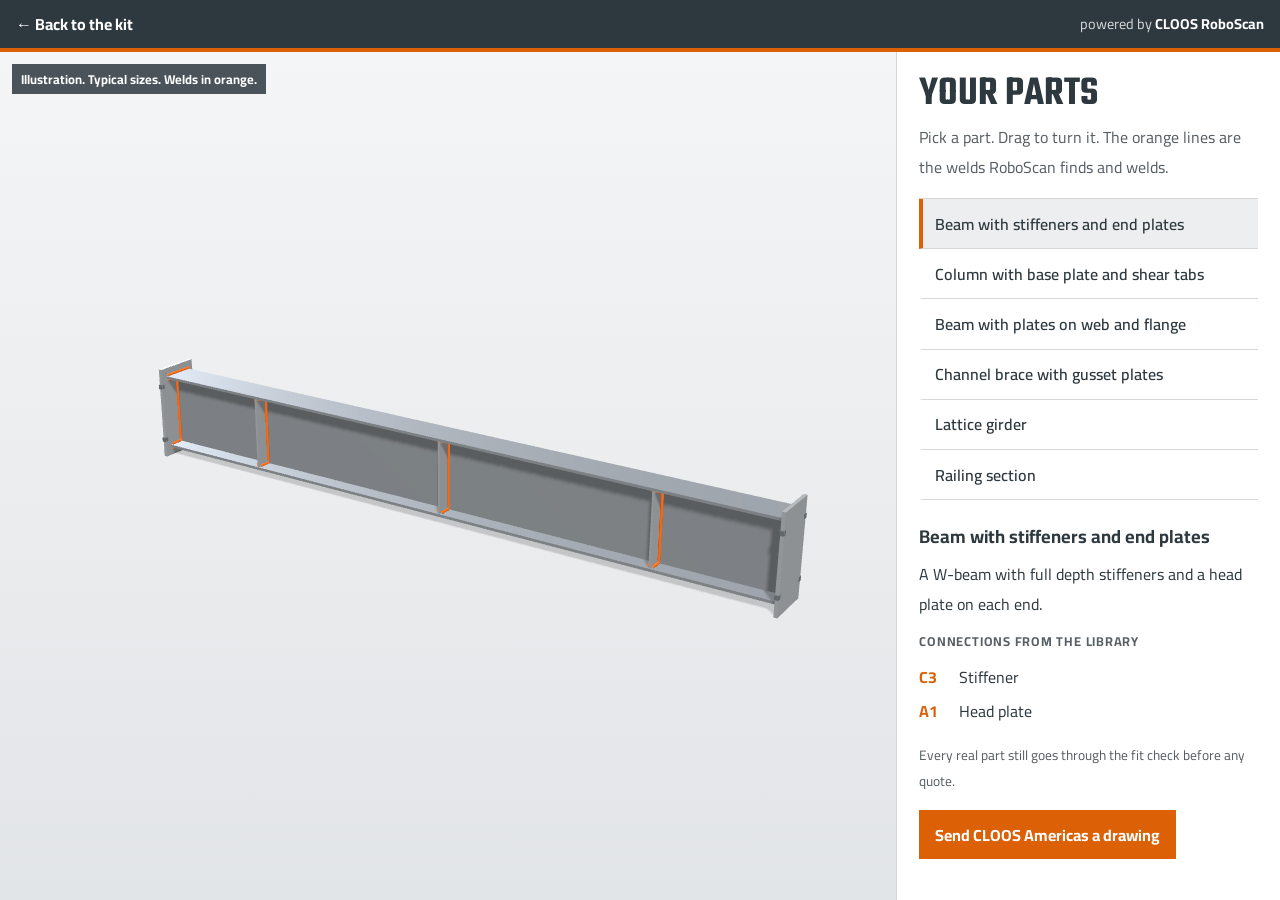
<file: parts/index.html>
<!doctype html>
<html lang="en">
<head>
<meta charset="utf-8">
<meta name="viewport" content="width=device-width, initial-scale=1, viewport-fit=cover">
<title>Structural steel parts RoboScan welds</title>
<meta name="description" content="Beams, columns, braces, lattice girders and railings in 3D, with the welds shown in orange. Illustrations, typical sizes.">
<meta property="og:title" content="Structural steel parts RoboScan welds">
<meta property="og:image" content="https://cloos-americas.github.io/roboscan-kit/parts/lineup.png">
<meta name="theme-color" content="#2e393f">
<link rel="stylesheet" href="parts.css">
</head>
<body>
<header class="bar">
  <a class="bar__back" href="../">&larr; <span>Back to the kit</span></a>
  <p class="powered">powered by <b>CLOOS RoboScan</b></p>
</header>
<main class="layout">
  <div class="view">
    <div id="stage" class="stage" aria-label="3D view of a structural steel part. Drag to turn it."></div>
    <p class="chip">Illustration. Typical sizes. Welds in orange.</p>
  </div>
  <aside class="side">
    <h1>Your parts</h1>
    <p class="lede">Pick a part. Drag to turn it. The orange lines are the welds RoboScan finds and welds.</p>
    <ul class="picker">
      <li><button type="button" data-part="beam-stiffeners">Beam with stiffeners and end plates</button></li>
      <li><button type="button" data-part="column">Column with base plate and shear tabs</button></li>
      <li><button type="button" data-part="beam-plates">Beam with plates on web and flange</button></li>
      <li><button type="button" data-part="brace">Channel brace with gusset plates</button></li>
      <li><button type="button" data-part="truss">Lattice girder</button></li>
      <li><button type="button" data-part="railing">Railing section</button></li>
    </ul>
    <section class="info" data-info="beam-stiffeners">
      <h2>Beam with stiffeners and end plates</h2>
      <p>A W-beam with full depth stiffeners and a head plate on each end.</p>
      <p class="codes-head">Connections from the library</p>
      <ul class="codes">
<li><b>C3</b> Stiffener</li><li><b>A1</b> Head plate</li>      </ul>
    </section>
    <section class="info" data-info="column" hidden>
      <h2>Column with base plate and shear tabs</h2>
      <p>A column with a base plate, a cap plate and shear tabs where the beams land.</p>
      <p class="codes-head">Connections from the library</p>
      <ul class="codes">
<li><b>A2</b> Column base</li><li><b>A1</b> Head plate</li><li><b>C2</b> Shear tab</li>      </ul>
    </section>
    <section class="info" data-info="beam-plates" hidden>
      <h2>Beam with plates on web and flange</h2>
      <p>A beam with a reinforcing plate on the flange and connection plates on the web.</p>
      <p class="codes-head">Connections from the library</p>
      <ul class="codes">
<li><b>B1</b> Reinforcing plate</li><li><b>C1</b> Plate on web</li><li><b>C2</b> Shear tab</li>      </ul>
    </section>
    <section class="info" data-info="brace" hidden>
      <h2>Channel brace with gusset plates</h2>
      <p>A channel with a plate on the profile at one end and a plate in the profile at the other.</p>
      <p class="codes-head">Connections from the library</p>
      <ul class="codes">
<li><b>D1</b> Plate on profile</li><li><b>D2</b> Plate in profile</li>      </ul>
    </section>
    <section class="info" data-info="truss" hidden>
      <h2>Lattice girder</h2>
      <p>I-beam chords with square tube diagonals between them and end plates.</p>
      <p class="codes-head">Same scanner and cell, with its own connection library.</p>
    </section>
    <section class="info" data-info="railing" hidden>
      <h2>Railing section</h2>
      <p>Top and bottom rails, posts with mounting plates and flat bar infill.</p>
      <p class="codes-head">Same scanner and cell, with its own connection library.</p>
    </section>
    <p class="fine">Every real part still goes through the fit check before any quote.</p>
    <p><a class="btn" href="mailto:cmontbriand@cloosrobot.com?subject=RoboScan%20fit%20check">Send CLOOS Americas a drawing</a></p>
  </aside>
</main>
<script src="../cell/vendor/three.min.js"></script>
<script src="../cell/vendor/OrbitControls.js"></script>
<script src="parts.js"></script>
</body>
</html>
</file>
<file: static/kit.css>
/* RoboScan kit page. Tokens from the CLOOS design system (colors_and_type.css):
 * black-grey #2e393f carries the page, orange #db6006 marks what matters, white space breathes.
 * Square corners, flat surfaces, Teko headlines in capitals, Cairo body. Fonts are self-hosted. */

@font-face {
  font-family: "Teko";
  font-style: normal;
  font-weight: 300 700;
  font-display: swap;
  src: url(fonts/Teko-latin.woff2) format("woff2");
}
@font-face {
  font-family: "Cairo";
  font-style: normal;
  font-weight: 200 1000;
  font-display: swap;
  src: url(fonts/Cairo-latin.woff2) format("woff2");
}

:root {
  --orange: #db6006;
  --orange-hover: #e16d18;
  --orange-deep: #a8480a;
  --bg-100: #2e393f;
  --bg-80: #585f64;
  --bg-60: #828a8e;
  --bg-40: #abb0b3;
  --bg-20: #d5d7d8;
  --bg-10: #eaebec;
  --surface-2: #f5f6f7;
  --dark-2: #3a464d;
  --white: #fff;

  --font-display: "Teko", "Bahnschrift Condensed", "Arial Narrow", "Roboto Condensed", sans-serif;
  --font-body: "Cairo", "Segoe UI", Arial, system-ui, sans-serif;

  --wrap: 82rem;
  --gutter: 1rem;
  --ease: cubic-bezier(.22, .61, .36, 1);
}

/* Type grows a little on big screens so a TV across the room still reads. */
html { font-size: 16px; scroll-behavior: smooth; -webkit-text-size-adjust: 100%; background: #2e393f; }
@media (min-width: 1600px) { html { font-size: 18px; } }
@media (min-width: 2200px) { html { font-size: 21px; } }
@media (prefers-reduced-motion: reduce) { html { scroll-behavior: auto; } }

*, *::before, *::after { box-sizing: border-box; }
[hidden] { display: none !important; }

body {
  margin: 0;
  background: var(--white);
  color: var(--bg-100);
  font-family: var(--font-body);
  font-size: 1rem;
  line-height: 1.55;
  -webkit-font-smoothing: antialiased;
  text-rendering: optimizeLegibility;
  overflow-x: hidden;
}
img, video { display: block; max-width: 100%; }
a { color: inherit; }
p { margin: 0; }
h1, h2, h3 { margin: 0; }
::selection { background: var(--orange); color: var(--white); }
:focus-visible { outline: 3px solid var(--orange); outline-offset: 2px; }
h1:focus { outline: none; }

.wrap { width: 100%; max-width: var(--wrap); margin: 0 auto; padding: 0 var(--gutter); }
@media (min-width: 700px) { :root { --gutter: 2rem; } }
@media (min-width: 1200px) { :root { --gutter: 3rem; } }

.skip { position: absolute; left: -999px; top: 0; background: var(--orange); color: var(--white); padding: .5rem 1rem; z-index: 10; }
.skip:focus { left: 0; }

.eyebrow {
  font-weight: 700;
  font-size: .75rem;
  letter-spacing: .18em;
  text-transform: uppercase;
  color: var(--orange);
  margin-bottom: .5rem;
}
.eyebrow--light { color: var(--white); opacity: 1; }

h1, h2, .hero__title {
  font-family: var(--font-display);
  font-weight: 600;
  text-transform: uppercase;
  letter-spacing: .04em;
  line-height: 1;
}
h2 { font-size: clamp(2rem, 1.4rem + 2vw, 2.75rem); }
h3 { font-size: 1.05rem; font-weight: 700; line-height: 1.3; }
.lead { font-size: 1.15rem; line-height: 1.5; max-width: 40rem; }

.arrow { width: 1.1em; height: 1.1em; fill: none; stroke: currentColor; stroke-width: 2.4; stroke-linecap: square; vertical-align: -.2em; flex: none; }

/* ---------- Header ---------- */
.site-header { background: var(--bg-100); color: var(--white); border-bottom: 4px solid var(--orange); }
.site-header__in { display: flex; align-items: center; justify-content: space-between; gap: .75rem 1.5rem; flex-wrap: wrap; min-height: 4rem; padding-top: .6rem; padding-bottom: .6rem; }
/* Co-brand: CLOOS, a thin rule, then "In partnership with" and the partner logo. Same height, one line. */
.cobrand { display: flex; align-items: center; gap: .9rem; text-decoration: none; color: var(--bg-20); }
.cobrand__cloos { height: 1.6rem; width: auto; }
.cobrand__rule { width: 1px; align-self: stretch; margin: .35rem 0; background: rgba(255, 255, 255, .28); }
.cobrand__with { display: flex; align-items: center; gap: .6rem; }
.cobrand__label { font-size: .68rem; font-weight: 700; letter-spacing: .14em; text-transform: uppercase; line-height: 1.25; white-space: nowrap; }
.cobrand__partner { height: 2.4rem; width: auto; }
.kitname { font-family: var(--font-display); font-weight: 600; font-size: 1.35rem; line-height: 1; letter-spacing: .06em; text-transform: uppercase; color: var(--white); padding-top: .2em; }
@media (max-width: 560px) {
  .cobrand { gap: .65rem; }
  .cobrand__cloos { height: 1.25rem; }
  .cobrand__with { flex-direction: column; align-items: flex-start; gap: .2rem; }
  .cobrand__label { font-size: .56rem; letter-spacing: .12em; }
  .cobrand__partner { height: 1.6rem; }
  .kitname { display: none; }
}

/* ---------- Views ---------- */
.js .view { display: none; }
.js .view.is-on { display: block; }

/* ---------- Hero ---------- */
/* Steel first: the parts run across the top, the words sit under them. */
.hero { background: #24282b; color: var(--white); padding-bottom: 3.25rem; }
.hero__steel { padding: 1.5rem var(--gutter) .5rem; }
.hero__steel img { display: block; width: 100%; max-width: 78rem; height: auto; margin: 0 auto; }
.hero__steel .hero__photo { max-height: 26rem; object-fit: cover; }
.hero__text { text-align: center; }
.hero__title { font-size: clamp(2.4rem, 1.4rem + 4vw, 4.6rem); line-height: .95; color: var(--white); margin: .5rem auto 1rem; max-width: 22ch; }
.hero .lead { color: var(--bg-20); max-width: 46rem; margin: 0 auto; }
.hero__links { display: flex; flex-wrap: wrap; justify-content: center; gap: .75rem; margin-top: 1.75rem; }

/* ---------- Pinned tiles ---------- */
.pinned { display: grid; gap: 1rem; margin-top: 1.5rem; }
@media (min-width: 760px) { .pinned { grid-template-columns: 1fr 1fr; gap: 1.5rem; margin-top: 2.5rem; } }
.pin {
  display: flex; flex-direction: column; gap: .5rem;
  padding: 1.5rem 1.5rem 1.35rem;
  text-decoration: none;
  border-top: 4px solid var(--orange);
  transition: background-color .22s var(--ease), border-color .22s var(--ease);
}
.pin--limits { background: var(--orange); color: var(--white); border-top-color: var(--bg-100); }
.pin--limits:hover { background: var(--orange-hover); }
.pin--walk { background: var(--white); color: var(--bg-100); border: 1px solid var(--bg-20); border-top: 4px solid var(--orange); }
.pin--walk:hover { background: var(--surface-2); }
.pin__num { font-family: var(--font-display); font-weight: 500; font-size: 1.25rem; letter-spacing: .08em; line-height: 1; opacity: .85; }
.pin__title { font-family: var(--font-display); font-weight: 600; font-size: clamp(1.9rem, 1.5rem + 1.4vw, 2.6rem); line-height: .95; text-transform: uppercase; letter-spacing: .03em; padding-top: .1em; }
.pin__text { font-size: 1rem; max-width: 32rem; }
.pin__go { margin-top: auto; padding-top: .5rem; font-weight: 700; font-size: .95rem; display: inline-flex; align-items: center; gap: .4rem; }
.pin--walk .pin__go, .pin--walk .pin__num { color: var(--orange); }
@media (min-width: 1000px) { .pinned--3 { grid-template-columns: 1fr 1fr 1fr; } }
.pin--cell { background: var(--bg-100); color: var(--white); }
.pin--cell:hover { background: var(--dark-2); }
.pin--cell .pin__go, .pin--cell .pin__num { color: var(--orange); }

/* ---------- 3D cell card (walkthrough step 4) ---------- */
.cell3d { display: grid; grid-template-columns: minmax(0, 1fr); margin-bottom: 1.25rem; background: var(--bg-100); color: var(--white); text-decoration: none; border-top: 4px solid var(--orange); }
@media (min-width: 640px) { .cell3d { grid-template-columns: minmax(0, 3fr) minmax(0, 2fr); } }
.cell3d img { display: block; width: 100%; height: 100%; object-fit: cover; aspect-ratio: 16 / 9; }
.cell3d__body { display: flex; flex-direction: column; gap: .35rem; padding: 1.1rem 1.25rem; }
.cell3d__k { font-family: var(--font-display); font-size: 1.1rem; letter-spacing: .1em; color: var(--orange); }
.cell3d__t { font-family: var(--font-display); font-weight: 600; text-transform: uppercase; font-size: 1.9rem; line-height: .95; }
.cell3d__x { color: var(--bg-20); }
.cell3d__go { margin-top: auto; font-weight: 700; color: var(--orange); }
.cell3d:hover { background: var(--dark-2); }

/* ---------- Your parts ---------- */
.parts { margin-top: 3.5rem; }
.parts__grid { display: grid; gap: 1.25rem; grid-template-columns: minmax(0, 1fr); }
@media (min-width: 640px) { .parts__grid { grid-template-columns: repeat(2, minmax(0, 1fr)); } }
@media (min-width: 1000px) { .parts__grid { grid-template-columns: repeat(3, minmax(0, 1fr)); } }
.part { display: flex; flex-direction: column; text-decoration: none; color: var(--bg-100); border-bottom: 1px solid var(--bg-20); padding-bottom: .9rem; }
.part__pic { display: grid; place-items: center; aspect-ratio: 16 / 9; background: var(--bg-10); padding: .75rem; margin-bottom: .75rem; transition: background-color .2s var(--ease); }
.part__pic img { max-width: 100%; max-height: 100%; width: auto; height: auto; object-fit: contain; }
.part:hover .part__pic { background: var(--bg-20); }
.part__title { font-weight: 700; font-size: 1.05rem; }
.part__codes { color: var(--bg-80); font-size: .92rem; }
.part__codes b { color: var(--orange); font-weight: 700; }
.parts__note { color: var(--bg-80); margin-top: 1.25rem; font-size: .95rem; }
.parts__note a { color: var(--orange); font-weight: 700; }

/* ---------- Section heads ---------- */
.section-head { display: flex; flex-wrap: wrap; align-items: baseline; justify-content: space-between; gap: .25rem 2rem; border-bottom: 1px solid var(--bg-20); padding-bottom: .75rem; margin-bottom: 1.25rem; }
.section-head__note { color: var(--bg-80); font-size: .95rem; }

/* ---------- Library ---------- */
.library { padding-top: 3.5rem; padding-bottom: 3.5rem; scroll-margin-top: 1rem; }
.chips { display: flex; flex-wrap: wrap; gap: .5rem; margin-bottom: 1.5rem; }
.chips button {
  font: inherit; font-weight: 600; font-size: .9rem;
  color: var(--bg-100); background: var(--white);
  border: 1px solid var(--bg-40); border-radius: 999px;
  padding: .35rem .95rem .4rem; cursor: pointer;
  display: inline-flex; align-items: center; gap: .45rem;
  transition: background-color .12s var(--ease), border-color .12s var(--ease);
}
.chips button:hover { border-color: var(--bg-100); }
.chips button[aria-pressed="true"] { background: var(--bg-100); border-color: var(--bg-100); color: var(--white); }
.chips__n { font-size: .75rem; color: var(--bg-60); font-weight: 700; }
.chips button[aria-pressed="true"] .chips__n { color: var(--orange); }

.grid { display: grid; gap: 1.5rem; grid-template-columns: minmax(0, 1fr); }
@media (min-width: 640px) { .grid { grid-template-columns: repeat(2, minmax(0, 1fr)); } }
@media (min-width: 1040px) { .grid { grid-template-columns: repeat(3, minmax(0, 1fr)); } }

.tile, .clip { display: flex; flex-direction: column; background: var(--white); border: 1px solid var(--bg-20); position: relative; }
.tile::after, .clip::after { content: ""; position: absolute; left: -1px; bottom: -1px; height: 3px; width: 0; background: var(--orange); transition: width .22s var(--ease); }
.tile:hover::after, .clip:hover::after { width: calc(100% + 2px); }
.tile__body, .clip__body { padding: 1rem 1.1rem 1.15rem; display: flex; flex-direction: column; gap: .45rem; flex: 1; }
.tile__title, .clip__title { font-size: 1.05rem; font-weight: 700; line-height: 1.3; }
.source { font-size: .7rem; font-weight: 700; letter-spacing: .14em; text-transform: uppercase; color: var(--bg-60); }
.source--us_shop { color: var(--orange); }
.limit, .clip-limit { margin-top: auto; padding-top: .7rem; border-top: 1px solid var(--bg-10); font-size: .9rem; line-height: 1.4; color: var(--bg-80); }
.limit-tag { display: inline-block; font-weight: 700; font-size: .68rem; letter-spacing: .12em; text-transform: uppercase; color: var(--white); background: var(--bg-100); padding: .05rem .4rem; margin-right: .35rem; vertical-align: .1em; }
.yt-link { font-size: .85rem; font-weight: 700; color: var(--orange); text-decoration: none; display: inline-flex; align-items: center; gap: .3rem; }
.yt-link:hover { text-decoration: underline; }

/* Media box: poster, play button, length badge */
.media { position: relative; aspect-ratio: 16 / 9; background: var(--bg-100); overflow: hidden; }
.media video { width: 100%; height: 100%; object-fit: contain; background: #1f272b; }
.play {
  position: absolute; left: 50%; top: 50%; transform: translate(-50%, -50%);
  width: 4rem; height: 4rem; border: 0; padding: 0; cursor: pointer;
  background: var(--orange); color: var(--white);
  display: grid; place-items: center;
  transition: background-color .12s var(--ease);
}
.play:hover { background: var(--orange-hover); }
.play svg, .yt-play__icon svg { width: 2rem; height: 2rem; fill: currentColor; margin-left: .2rem; }
.badge {
  position: absolute; right: 0; top: 0;
  background: var(--bg-100); color: var(--white);
  font-family: var(--font-display); font-weight: 500; font-size: 1.15rem; letter-spacing: .06em; line-height: 1;
  padding: .45rem .6rem .3rem;
  pointer-events: none;
}
.media.is-playing .play, .media.is-playing .badge { display: none; }

.media--yt { background: var(--bg-100); }
.yt { position: absolute; inset: 0; }
.yt iframe { width: 100%; height: 100%; border: 0; display: block; }
.yt-play {
  position: absolute; inset: 0; width: 100%; border: 0; cursor: pointer;
  background: var(--bg-100);
  color: var(--white); font: inherit;
  display: flex; flex-direction: column; align-items: center; justify-content: center; gap: .75rem;
}
.yt-play__icon { width: 4rem; height: 4rem; display: grid; place-items: center; border: 2px solid var(--orange); color: var(--orange); transition: background-color .12s var(--ease), color .12s var(--ease); }
.yt-play:hover .yt-play__icon { background: var(--orange); color: var(--white); }
.yt-play__text { font-size: .85rem; color: var(--bg-20); letter-spacing: .02em; }

/* Document tile */
.tile--doc { background: var(--surface-2); }
.doc { display: flex; flex-direction: column; text-decoration: none; height: 100%; }
.doc__sheet { aspect-ratio: 16 / 9; display: grid; place-items: center; background: var(--bg-10); border-bottom: 1px solid var(--bg-20); }
.doc__pdf {
  width: 5.5rem; height: 7rem; background: var(--white); border: 1px solid var(--bg-40); border-top: 6px solid var(--orange);
  display: grid; place-items: center;
  font-family: var(--font-display); font-weight: 600; font-size: 1.6rem; letter-spacing: .08em; color: var(--bg-100);
}
.doc__pdf--deck { width: 8.5rem; height: 4.8rem; border-top: 0; border-left: 6px solid var(--orange); }
.doc__body { padding: 1rem 1.1rem 1.15rem; display: flex; flex-direction: column; gap: .45rem; flex: 1; }
.doc__text { color: var(--bg-80); font-size: .95rem; }
.doc__go { margin-top: auto; font-weight: 700; color: var(--orange); display: inline-flex; align-items: center; gap: .3rem; }

/* ---------- What it welds ---------- */
.welds { background: var(--surface-2); padding: 3.5rem 0; border-top: 1px solid var(--bg-10); scroll-margin-top: 1rem; }
.welds h2 { max-width: 26ch; margin-bottom: 2rem; }
.welds__beams h3, .family h3 { font-size: 1rem; text-transform: uppercase; letter-spacing: .08em; margin-bottom: .9rem; }
.conns { list-style: none; padding: 0; margin: 0 0 2.5rem; display: grid; gap: 1px; background: var(--bg-20); border: 1px solid var(--bg-20); grid-template-columns: repeat(2, minmax(0, 1fr)); }
@media (min-width: 640px) { .conns { grid-template-columns: repeat(4, minmax(0, 1fr)); } }
@media (min-width: 1200px) { .conns { grid-template-columns: repeat(8, minmax(0, 1fr)); } }
.conns li { background: var(--white); padding: .7rem .8rem .8rem; display: flex; flex-direction: column; gap: .1rem; min-height: 5.25rem; }
.conns__code { font-family: var(--font-display); font-weight: 600; font-size: 1.9rem; line-height: 1; color: var(--orange); padding-top: .1em; }
.conns__name { font-size: .85rem; line-height: 1.3; }
.sizes { display: grid; gap: 1.5rem; grid-template-columns: minmax(0, 1fr); margin-bottom: 2.5rem; }
@media (min-width: 900px) { .sizes { grid-template-columns: minmax(0, 7fr) minmax(0, 5fr); gap: 2rem; } }
.sizes h3 { font-size: 1rem; text-transform: uppercase; letter-spacing: .08em; margin-bottom: .9rem; }
.sizes__table { width: 100%; border-collapse: collapse; background: var(--white); font-size: .92rem; line-height: 1.3; }
.sizes__table th, .sizes__table td { text-align: left; padding: .55rem .7rem; border-bottom: 1px solid var(--bg-20); vertical-align: top; }
.sizes__table thead th { font-size: .72rem; font-weight: 700; letter-spacing: .12em; text-transform: uppercase; color: var(--bg-80); background: var(--surface-2); border-bottom: 2px solid var(--bg-100); }
.sizes__table tbody th { font-weight: 700; }
@media (min-width: 640px) { .sizes__table td { white-space: nowrap; } }
.sizes__notes { list-style: none; padding: 0; margin: 1rem 0 0; font-size: .9rem; color: var(--bg-80); }
.sizes__notes li { padding: .35rem 0 .35rem 1rem; position: relative; }
.sizes__notes li::before { content: ""; position: absolute; left: 0; top: .85rem; width: .45rem; height: .45rem; background: var(--orange); }
.families { display: grid; gap: 1.5rem; grid-template-columns: minmax(0, 1fr); }
@media (min-width: 900px) { .families { grid-template-columns: repeat(3, minmax(0, 1fr)); } }
.family { background: var(--white); border-top: 4px solid var(--bg-100); padding: 1.25rem 1.25rem 1.4rem; }
.family p { font-size: .95rem; color: var(--bg-80); }
.welds__note { margin-top: 2rem; font-weight: 600; }
.welds__note a { color: var(--orange); text-decoration: none; display: inline-flex; align-items: center; gap: .3rem; }
.welds__note a:hover { text-decoration: underline; }

/* ---------- Buttons ---------- */
.btn {
  display: inline-flex; align-items: center; justify-content: center; gap: .5rem;
  font: inherit; font-weight: 700; font-size: 1rem; line-height: 1.2; text-decoration: none; text-align: center;
  padding: .8rem 1.25rem; border: 2px solid transparent; cursor: pointer;
  transition: background-color .12s var(--ease), border-color .12s var(--ease), color .12s var(--ease);
}
.btn--primary { background: var(--orange); color: var(--white); }
.btn--primary:hover { background: var(--orange-hover); }
.btn--dark { background: var(--bg-100); color: var(--white); }
.btn--dark:hover { box-shadow: inset 4px 0 0 var(--orange); }
.btn--ghost { background: transparent; color: var(--bg-100); border-color: var(--bg-40); }
.btn--ghost:hover { border-color: var(--bg-100); }
.btn--white { background: var(--white); color: var(--bg-100); }
.btn--white:hover { color: var(--orange); }
.btn--big { font-size: 1.1rem; padding: 1rem 1.5rem; }
.btn--outline-light { border-color: rgba(255, 255, 255, .55); color: var(--white); background: transparent; }
.btn--outline-light:hover { border-color: var(--white); }

/* ---------- Page heads (limits) ---------- */
.pagehead { background: var(--bg-100); color: var(--white); padding: 1.5rem 0 2.25rem; border-bottom: 4px solid var(--orange); }
.pagehead h1 { font-size: clamp(3rem, 2rem + 4vw, 5rem); color: var(--white); line-height: .92; margin-bottom: .75rem; }
.pagehead .lead { color: var(--bg-10); }
.crumb { display: inline-flex; align-items: center; gap: .35rem; color: var(--bg-20); text-decoration: none; font-weight: 600; font-size: .9rem; margin-bottom: 1.5rem; }
.crumb:hover { color: var(--white); }

/* ---------- Limits ---------- */
.limits { display: grid; gap: 2.5rem; padding-top: 2.5rem; padding-bottom: 2.5rem; }
@media (min-width: 960px) { .limits { grid-template-columns: minmax(0, 7fr) minmax(0, 5fr); gap: 3.5rem; } }
.limits h2 { font-size: 2rem; margin-bottom: 1rem; }
.numbered { list-style: none; counter-reset: n; padding: 0; margin: 0; }
.numbered li { counter-increment: n; position: relative; padding: .8rem 0 .8rem 3.25rem; border-bottom: 1px solid var(--bg-20); font-size: 1.05rem; line-height: 1.45; }
.numbered li::before {
  content: counter(n, decimal-leading-zero);
  position: absolute; left: 0; top: .6rem;
  font-family: var(--font-display); font-weight: 600; font-size: 1.6rem; line-height: 1; color: var(--orange);
  padding-top: .1em;
}
.limits__fit { background: var(--surface-2); padding: 1.5rem; border-top: 4px solid var(--bg-100); align-self: start; }
.checklist { list-style: none; padding: 0; margin: 0 0 1.5rem; }
.checklist li { position: relative; padding: .6rem 0 .6rem 2rem; border-bottom: 1px solid var(--bg-20); font-size: .98rem; line-height: 1.45; }
.checklist li::before { content: ""; position: absolute; left: 0; top: .85rem; width: 1.05rem; height: 1.05rem; border: 2px solid var(--bg-100); background: var(--white); }
.limits__fit .btn { width: 100%; }
.pager { display: flex; flex-wrap: wrap; gap: .75rem; justify-content: space-between; padding-top: 0; padding-bottom: 3rem; }

/* ---------- Walkthrough ---------- */
.stepper { background: var(--bg-100); border-bottom: 1px solid var(--dark-2); }
.stepper__in { list-style: none; margin: 0 auto; display: grid; grid-template-columns: repeat(5, minmax(0, 1fr)); gap: 0; }
.stepper a { display: flex; align-items: center; gap: .6rem; padding: .7rem .25rem .75rem; text-decoration: none; color: var(--bg-40); border-bottom: 4px solid transparent; height: 100%; }
.stepper a:hover { color: var(--white); }
.stepper a[aria-current="step"] { color: var(--white); border-bottom-color: var(--orange); }
.stepper__n { font-family: var(--font-display); font-weight: 600; font-size: 1.6rem; line-height: 1; padding-top: .1em; }
.stepper a[aria-current="step"] .stepper__n { color: var(--orange); }
.stepper__t { display: none; font-size: .85rem; font-weight: 600; line-height: 1.2; }
.stepper li { min-width: 0; }
@media (max-width: 899px) { .stepper a { justify-content: center; } }
@media (min-width: 900px) { .stepper__t { display: block; } }

.step__in { display: grid; gap: 1.5rem; padding-top: 1.75rem; padding-bottom: 3rem; grid-template-columns: minmax(0, 1fr); grid-template-areas: "head" "lines" "main" "nav"; }
.step__head { grid-area: head; }
.step__head h1 { font-size: clamp(2.75rem, 2rem + 3vw, 4.5rem); line-height: .92; }
.lines { grid-area: lines; display: grid; gap: 1rem; align-content: start; }
.step__main { grid-area: main; min-width: 0; }
.step__nav { grid-area: nav; display: flex; flex-wrap: wrap; gap: .75rem; padding-top: 1.25rem; border-top: 1px solid var(--bg-20); }
.step__nav [data-nav="next"] { margin-left: auto; }
@media (max-width: 559px) {
  .step__nav { display: grid; grid-template-columns: 1fr 1fr; }
  .step__nav [data-nav="next"] { grid-column: 1 / -1; grid-row: 1; margin-left: 0; }
}
@media (min-width: 1040px) {
  .step__in { grid-template-columns: minmax(0, 1fr) minmax(0, 22rem); grid-template-areas: "head head" "main lines" "nav nav"; column-gap: 2.5rem; }
}

.lines__label { font-size: .72rem; font-weight: 700; letter-spacing: .16em; text-transform: uppercase; margin-bottom: .4rem; }
.say { border-left: 4px solid var(--orange); background: var(--surface-2); padding: 1rem 1.1rem 1.1rem; }
.say .lines__label { color: var(--orange); }
.say__text { font-size: 1.15rem; line-height: 1.45; font-weight: 600; }
.dont { background: var(--bg-100); color: var(--white); padding: 1rem 1.1rem 1.1rem; border-left: 4px solid var(--bg-60); }
.dont .lines__label { color: var(--bg-40); }
.dont__text { font-size: 1rem; line-height: 1.45; }

.clips { display: grid; gap: 1.25rem; grid-template-columns: minmax(0, 1fr); }
@media (min-width: 640px) { .clips--2, .clips--3 { grid-template-columns: repeat(2, minmax(0, 1fr)); } .clips--3 > :first-child { grid-column: 1 / -1; } }
.clips--1 .clip__title { font-size: 1.2rem; }

.fitcheck h2 { font-size: 1.9rem; margin-bottom: .5rem; }
.numbered--cards li { font-size: 1.1rem; }
.fitcheck__more { display: flex; flex-wrap: wrap; gap: .75rem; margin-top: 1.5rem; }

.send { display: flex; flex-direction: column; align-items: flex-start; gap: 1rem; }
.send__to { color: var(--bg-80); }
.send .people { margin-top: 1rem; width: 100%; }
.send .person { border: 1px solid var(--bg-20); border-top: 4px solid var(--bg-100); padding: 1rem 1.1rem; }
.send .person a { color: var(--orange); }

/* ---------- Footer ---------- */
.site-footer { background: var(--bg-100); color: var(--white); }
.cta { background: var(--orange); }
.cta__in { display: grid; gap: 1.25rem; padding-top: 2.25rem; padding-bottom: 2.25rem; align-items: center; }
.cta h2 { color: var(--white); font-size: clamp(2.1rem, 1.6rem + 2vw, 3rem); margin-bottom: .4rem; }
.cta p { max-width: 40rem; }
@media (min-width: 900px) { .cta__in { grid-template-columns: minmax(0, 1fr) auto; gap: 3rem; } }
/* Step 5 already carries the call to action and both contacts. */
body[data-step="5"] .cta, body[data-step="5"] .site-footer .people { display: none; }
.footer__in { display: grid; gap: 2rem; padding-top: 2.25rem; padding-bottom: 2.5rem; }
@media (min-width: 900px) { .footer__in { grid-template-columns: minmax(0, 1fr) auto; align-items: end; } }
.people { display: grid; gap: 1.5rem; grid-template-columns: minmax(0, 1fr); }
@media (min-width: 560px) { .people { grid-template-columns: repeat(2, minmax(0, 1fr)); } }
.person p { font-size: .95rem; line-height: 1.5; overflow-wrap: anywhere; }
.person__role { font-size: .72rem !important; font-weight: 700; letter-spacing: .16em; text-transform: uppercase; color: var(--orange); margin-bottom: .25rem; }
.person__name { font-weight: 700; font-size: 1.1rem !important; }
.person__title { color: var(--bg-40); }
.site-footer .person a { color: var(--white); text-decoration-color: var(--orange); text-underline-offset: 3px; }
.footer__brand { display: flex; flex-direction: column; gap: .4rem; color: var(--bg-40); font-size: .9rem; }
.footer__brand img { width: 142px; height: auto; margin-bottom: .5rem; }
.footer__brand .footer__with { margin-top: .9rem; font-size: .7rem; font-weight: 700; letter-spacing: .14em; text-transform: uppercase; color: var(--bg-40); }
.footer__brand .footer__partner { width: auto; height: 2.75rem; margin: 0 0 .5rem; }
.footer__brand a { color: var(--bg-20); }
@media (min-width: 900px) { .footer__brand { align-items: flex-end; text-align: right; } }
</file>
<file: cell/cell.css>
/* RoboScan 3D cell page. Same tokens as the kit page: black-grey carries it, orange marks what matters. */
@font-face { font-family: "Teko"; font-weight: 300 700; font-display: swap; src: url(../static/fonts/Teko-latin.woff2) format("woff2"); }
@font-face { font-family: "Cairo"; font-weight: 200 1000; font-display: swap; src: url(../static/fonts/Cairo-latin.woff2) format("woff2"); }

:root {
  --orange: #db6006;
  --orange-hover: #e16d18;
  --bg-100: #2e393f;
  --bg-80: #585f64;
  --bg-20: #d5d7d8;
  --bg-10: #eaebec;
  --white: #fff;
  --font-display: "Teko", "Bahnschrift Condensed", "Arial Narrow", sans-serif;
  --font-body: "Cairo", "Segoe UI", Arial, system-ui, sans-serif;
  --panel-h: 15.5rem;
}
*, *::before, *::after { box-sizing: border-box; }
[hidden] { display: none !important; }
html, body { height: 100%; }
body {
  margin: 0; background: var(--bg-100); color: var(--white);
  font-family: var(--font-body); font-size: 16px; line-height: 1.5;
  display: grid; grid-template-rows: auto 1fr auto; overflow: hidden;
  -webkit-font-smoothing: antialiased;
}

.bar { display: flex; align-items: center; justify-content: space-between; gap: 1rem; padding: .55rem 1rem; border-bottom: 4px solid var(--orange); background: var(--bg-100); }
.bar__back { color: var(--white); text-decoration: none; font-weight: 700; white-space: nowrap; }
.bar__back:hover span { text-decoration: underline; }
.powered { margin: 0; font-size: .9rem; color: var(--bg-20); white-space: nowrap; }
.powered b { color: var(--white); }

.view { position: relative; min-height: 0; }
.stage { position: absolute; inset: 0; }
.stage canvas { display: block; width: 100%; height: 100%; touch-action: none; cursor: grab; }
.stage canvas:active { cursor: grabbing; }

.tags { position: absolute; inset: 0; pointer-events: none; overflow: hidden; }
.tag { position: absolute; left: 0; top: 0; opacity: 0; transition: opacity .35s; will-change: transform; }
.tag.on { opacity: 1; }
.tag::before { content: ""; position: absolute; left: -5px; top: -5px; width: 10px; height: 10px; border-radius: 50%; background: var(--orange); box-shadow: 0 0 0 3px rgba(255,255,255,.85); }
.tag span { position: absolute; left: 12px; bottom: 10px; white-space: nowrap; background: rgba(46,57,63,.92); color: var(--white); font-weight: 700; font-size: .92rem; padding: .2rem .55rem; border-left: 3px solid var(--orange); }

.chip { position: absolute; z-index: 2; margin: 0; padding: .25rem .6rem; font-size: .82rem; font-weight: 700; background: rgba(46,57,63,.85); }
.chip--note { left: .75rem; top: .75rem; }
.chip--sped { right: .75rem; top: .75rem; background: var(--orange); }

.loading { position: absolute; inset: 0; display: grid; place-items: center; background: var(--bg-100); font-family: var(--font-display); font-size: 1.8rem; letter-spacing: .04em; text-transform: uppercase; transition: opacity .5s; }
body.ready .loading { opacity: 0; pointer-events: none; }
.fallback { display: none; position: absolute; inset: 0; padding: 2rem 1rem; text-align: center; background: var(--bg-100); }
body.no3d .fallback { display: block; }
body.no3d .loading { display: none; }
.fallback h1 { font-family: var(--font-display); font-weight: 600; text-transform: uppercase; font-size: 2rem; margin: 0 0 .5rem; }

.panel { background: var(--white); color: var(--bg-100); border-top: 4px solid var(--orange); display: grid; grid-template-columns: 1fr auto; grid-template-areas: "chips chips" "body ctrl"; gap: .5rem 1.5rem; padding: .75rem 1rem 1rem; }
.chips { grid-area: chips; list-style: none; margin: 0; padding: 0; display: flex; gap: .35rem; overflow-x: auto; scrollbar-width: none; }
.chips::-webkit-scrollbar { display: none; }
.chips button { display: flex; align-items: center; gap: .4rem; border: 0; background: var(--bg-10); color: var(--bg-100); font: inherit; font-weight: 700; font-size: .9rem; padding: .3rem .7rem .3rem .35rem; cursor: pointer; white-space: nowrap; }
.chips__n { display: inline-grid; place-items: center; width: 1.5rem; height: 1.5rem; background: var(--bg-100); color: var(--white); font-size: .8rem; }
.chips button.done .chips__n { background: var(--bg-80); }
.chips button.on { background: var(--orange); color: var(--white); }
.chips button.on .chips__n { background: var(--white); color: var(--orange); }
.chips button:focus-visible, .btn:focus-visible { outline: 3px solid var(--orange); outline-offset: 2px; }

.panel__body { grid-area: body; min-width: 0; }
.panel__body article { max-width: 46rem; }
.kicker { margin: .1rem 0 0; color: var(--orange); font-weight: 700; font-size: .85rem; text-transform: uppercase; letter-spacing: .06em; }
.panel h1 { margin: 0; font-family: var(--font-display); font-weight: 600; text-transform: uppercase; font-size: 2.1rem; line-height: 1; letter-spacing: .02em; }
.panel p { margin: .35rem 0 0; font-size: 1.05rem; }
.panel .note { font-size: .9rem; color: var(--bg-80); }
.cta { display: flex; flex-wrap: wrap; gap: .5rem; margin-top: .75rem !important; }

.panel__ctrl { grid-area: ctrl; display: flex; align-items: flex-end; gap: .5rem; }
.btn { display: inline-flex; align-items: center; justify-content: center; min-height: 2.75rem; padding: .45rem 1rem; border: 2px solid var(--bg-100); background: transparent; color: var(--bg-100); font: inherit; font-weight: 700; text-decoration: none; cursor: pointer; white-space: nowrap; }
.btn:disabled { opacity: .35; cursor: default; }
.btn--primary { background: var(--orange); border-color: var(--orange); color: var(--white); }
.btn--primary:hover { background: var(--orange-hover); border-color: var(--orange-hover); }
.btn--ghost:hover:not(:disabled) { background: var(--bg-10); }
.btn--tour[aria-pressed="true"] { background: var(--bg-100); color: var(--white); }
body.stepdone #next { animation: nudge 1.6s ease-in-out infinite; }
@keyframes nudge { 0%, 100% { box-shadow: 0 0 0 0 rgba(219,96,6,.0); } 50% { box-shadow: 0 0 0 6px rgba(219,96,6,.35); } }

/* clean frame for stills: no chrome, just the scene */
body.clean .bar, body.clean .panel, body.clean .chip, body.clean .tags { display: none; }
body.clean { grid-template-rows: 1fr; }

@media (max-width: 760px) {
  .bar { gap: .5rem; padding: .45rem .75rem; }
  .bar__back span { display: none; }
  .powered { font-size: .75rem; }
  .panel { grid-template-columns: 1fr; grid-template-areas: "chips" "body" "ctrl"; padding: .6rem .75rem .75rem; gap: .4rem; }
  .chips__t { display: none; }
  .chips button { padding: .3rem; }
  .chips button.on .chips__t { display: inline; }
  .panel h1 { font-size: 1.7rem; }
  .panel p { font-size: .95rem; }
  .panel__ctrl { justify-content: space-between; }
  .panel__ctrl .btn { flex: 1; padding: .4rem .5rem; }
  .btn--tour { display: none; }
  .tag span { font-size: .78rem; }
}
@media (prefers-reduced-motion: reduce) { body.stepdone #next { animation: none; } }
</file>
<file: parts/parts.css>
/* Parts viewer. Same tokens as the kit: black-grey, CLOOS orange, Teko and Cairo. */
@font-face { font-family: "Teko"; font-weight: 300 700; font-display: swap; src: url(../static/fonts/Teko-latin.woff2) format("woff2"); }
@font-face { font-family: "Cairo"; font-weight: 200 1000; font-display: swap; src: url(../static/fonts/Cairo-latin.woff2) format("woff2"); }
:root { --orange: #db6006; --orange-hover: #e16d18; --ink: #2e393f; --grey: #585f64; --line: #d5d7d8; --wash: #eceeef; }
*, *::before, *::after { box-sizing: border-box; }
[hidden] { display: none !important; }
html, body { height: 100%; }
body { margin: 0; background: #fff; color: var(--ink); font-family: "Cairo", "Segoe UI", Arial, sans-serif; display: grid; grid-template-rows: auto 1fr; }
.bar { display: flex; justify-content: space-between; align-items: center; gap: 1rem; padding: .55rem 1rem; background: var(--ink); color: #fff; border-bottom: 4px solid var(--orange); }
.bar__back { color: #fff; font-weight: 700; text-decoration: none; }
.bar__back:hover span { text-decoration: underline; }
.powered { margin: 0; font-size: .9rem; color: #d5d7d8; }
.powered b { color: #fff; }
.layout { display: grid; grid-template-columns: minmax(0, 1fr) 24rem; min-height: 0; }
.view { position: relative; background: linear-gradient(#f4f5f6, #e2e5e7); min-height: 0; }
.stage { position: absolute; inset: 0; }
.stage canvas { display: block; width: 100%; height: 100%; cursor: grab; touch-action: none; }
.chip { position: absolute; left: .75rem; top: .75rem; margin: 0; padding: .2rem .55rem; background: rgba(46, 57, 63, .86); color: #fff; font-size: .8rem; font-weight: 700; }
.side { padding: 1.4rem 1.4rem 2rem; border-left: 1px solid var(--line); overflow-y: auto; }
.side h1 { font-family: "Teko", "Arial Narrow", sans-serif; font-weight: 600; font-size: 2.6rem; line-height: 1; margin: 0; text-transform: uppercase; }
.lede { margin: .4rem 0 1rem; color: var(--grey); }
.picker { list-style: none; margin: 0 0 1.2rem; padding: 0; border-top: 1px solid var(--line); }
.picker button { width: 100%; text-align: left; border: 0; border-bottom: 1px solid var(--line); background: none; padding: .6rem .2rem .6rem .75rem; font: inherit; font-weight: 600; color: var(--ink); cursor: pointer; border-left: 4px solid transparent; }
.picker button:hover { background: var(--wash); }
.picker button.on { border-left-color: var(--orange); background: var(--wash); }
.info h2 { font-size: 1.15rem; margin: 0 0 .3rem; }
.info p { margin: 0 0 .6rem; }
.codes-head { font-size: .8rem; font-weight: 700; color: var(--grey); text-transform: uppercase; letter-spacing: .06em; }
.codes { list-style: none; margin: 0 0 1rem; padding: 0; display: grid; gap: .25rem; }
.codes b { display: inline-block; min-width: 2.2rem; color: var(--orange); }
.fine { font-size: .85rem; color: var(--grey); }
.btn { display: inline-block; background: var(--orange); color: #fff; font-weight: 700; text-decoration: none; padding: .6rem 1rem; }
.btn:hover { background: var(--orange-hover); }
.btn:focus-visible, .picker button:focus-visible { outline: 3px solid var(--orange); outline-offset: 2px; }
body.still { display: block; background: transparent; }
body.still .bar, body.still .side, body.still .chip { display: none; }
body.still .layout { display: block; }
body.still .view { position: fixed; inset: 0; background: transparent; }
@media (max-width: 800px) {
  body { grid-template-rows: auto auto; height: auto; }
  .layout { grid-template-columns: 1fr; }
  .view { height: 58vh; }
  .side { border-left: 0; border-top: 1px solid var(--line); }
  .powered { font-size: .75rem; }
}
</file>
